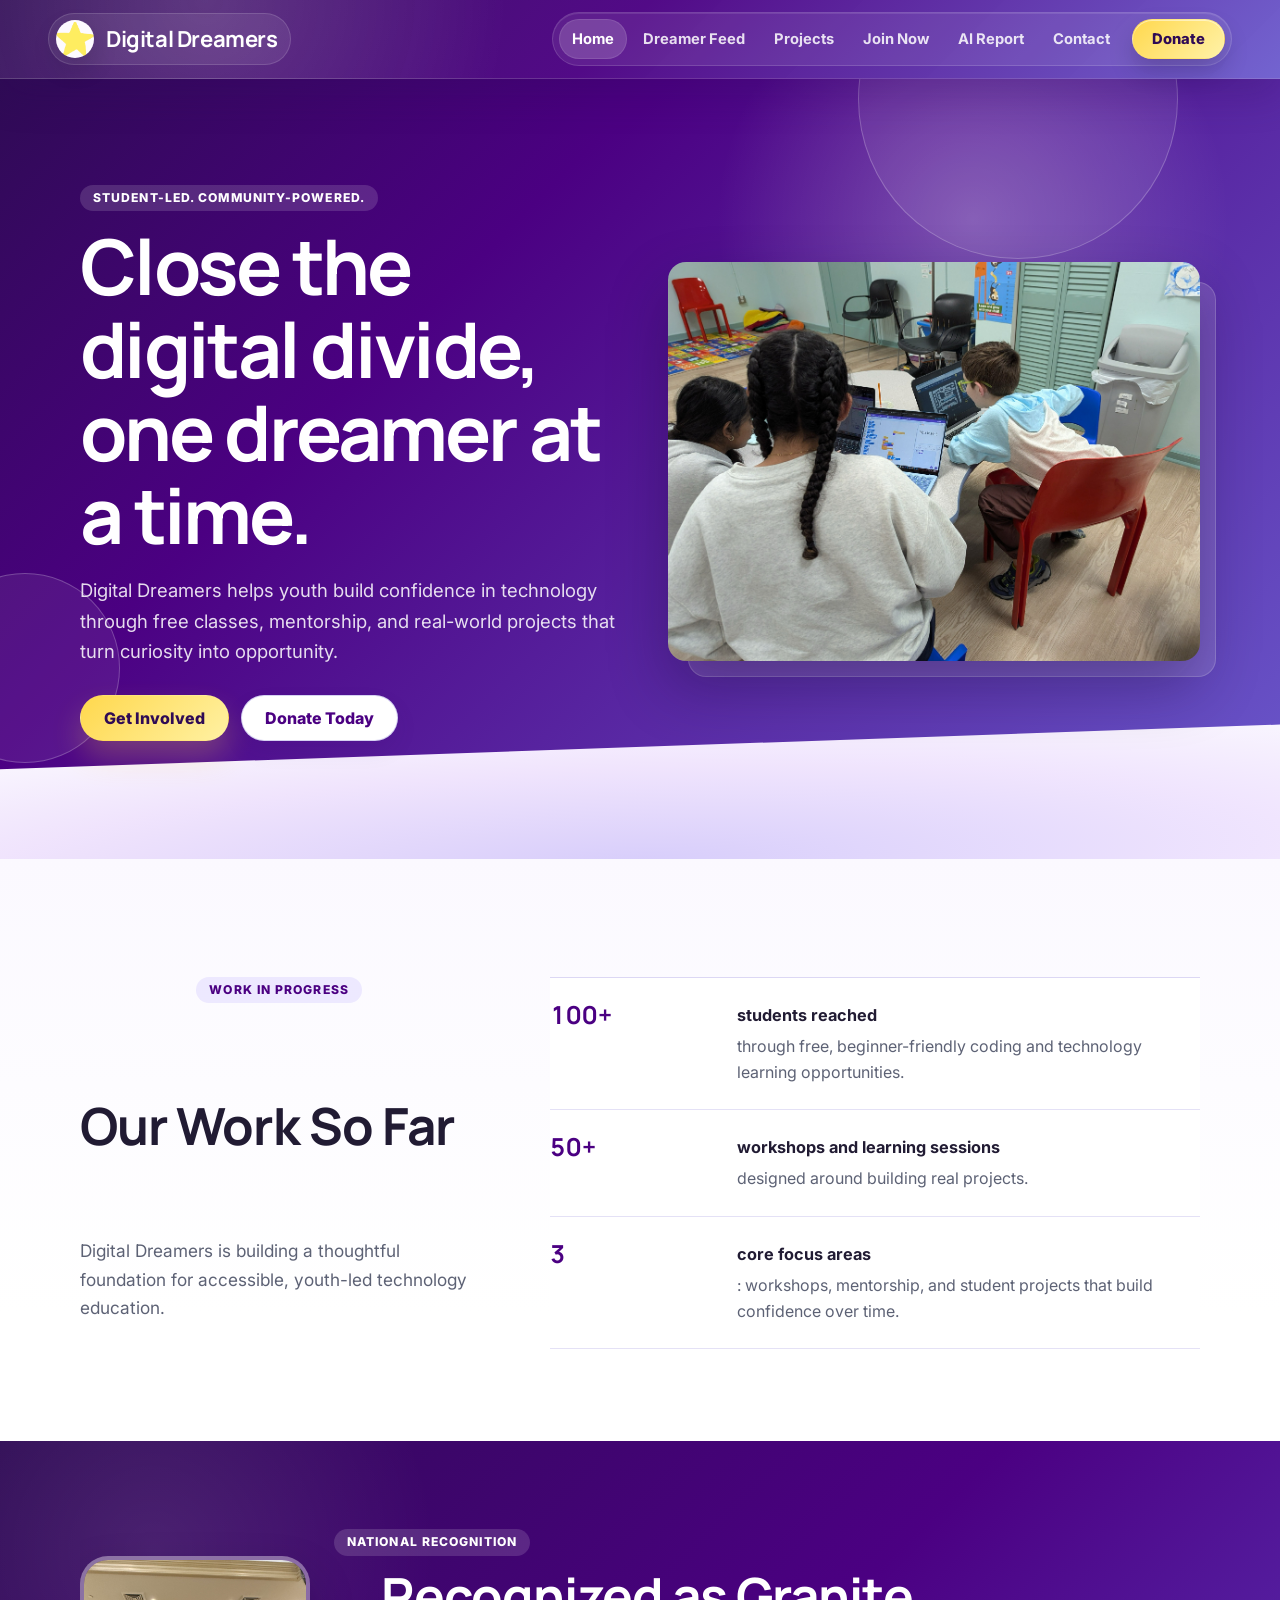
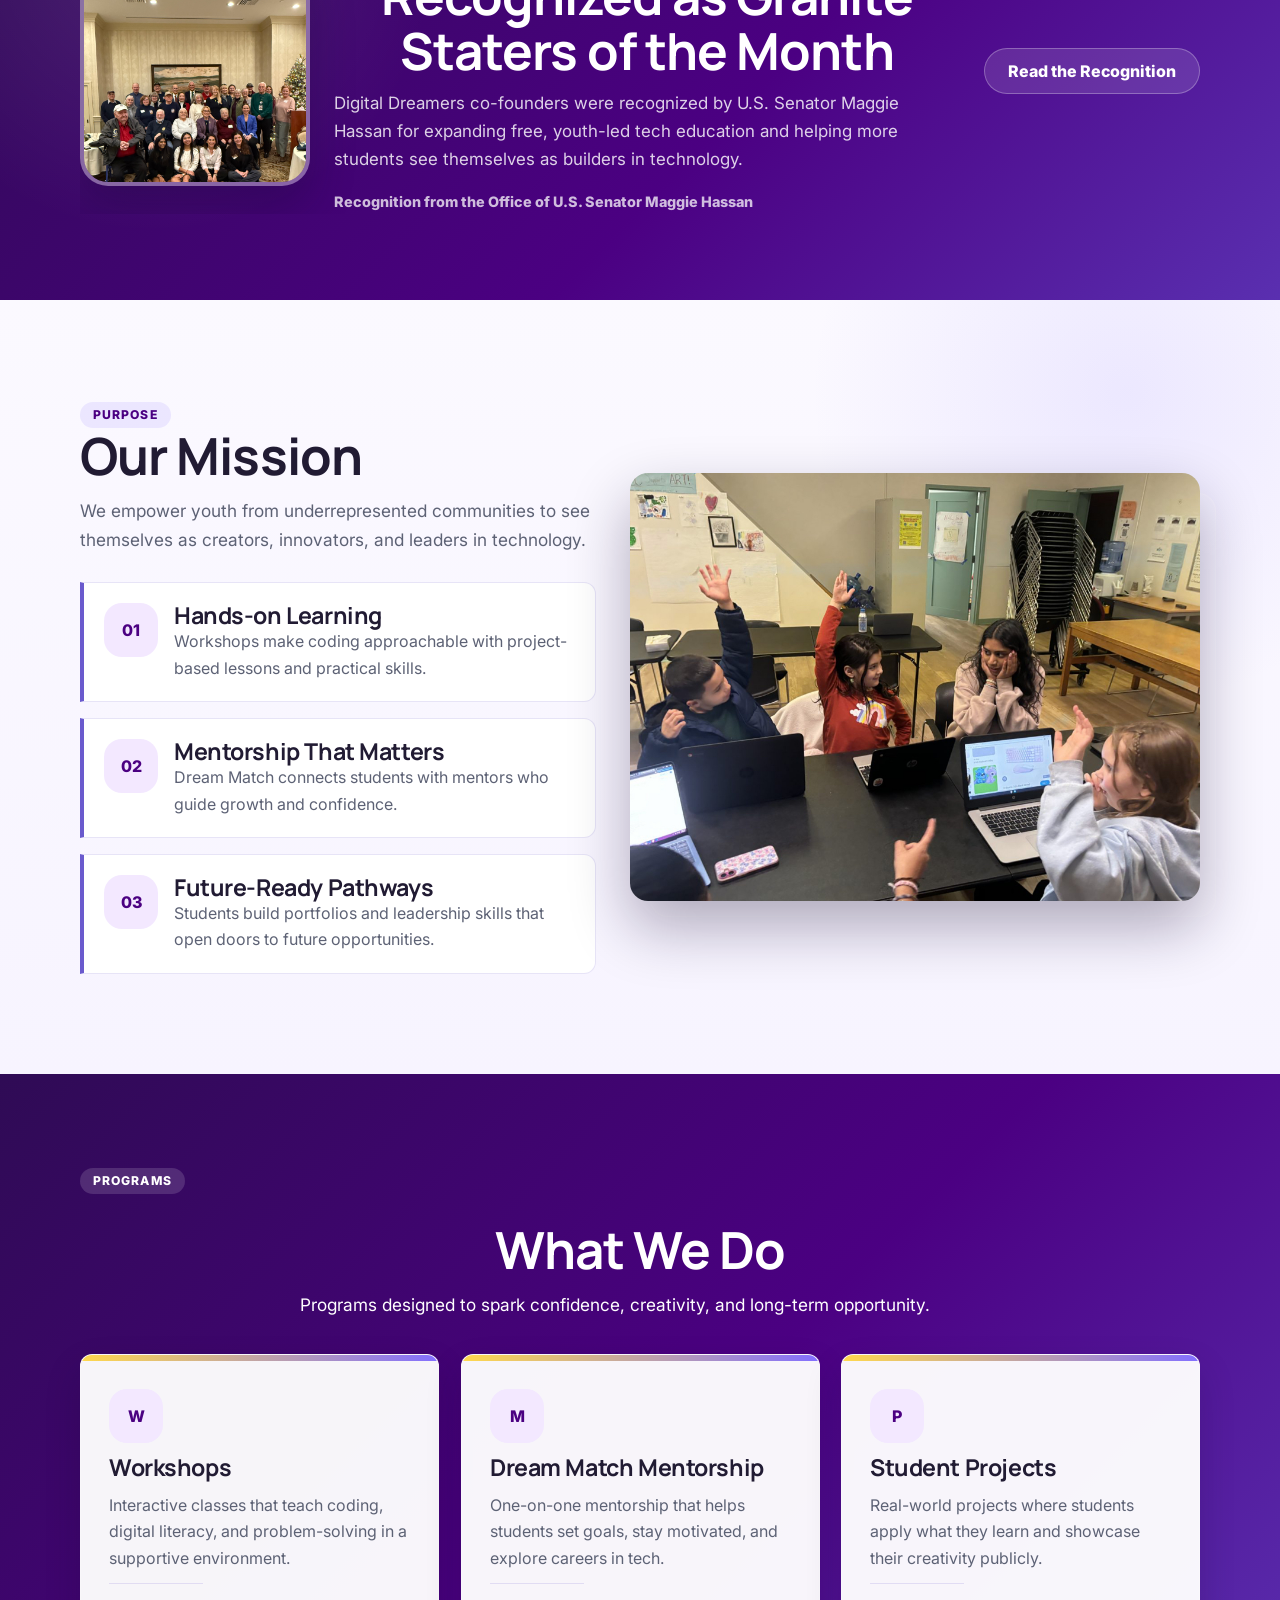
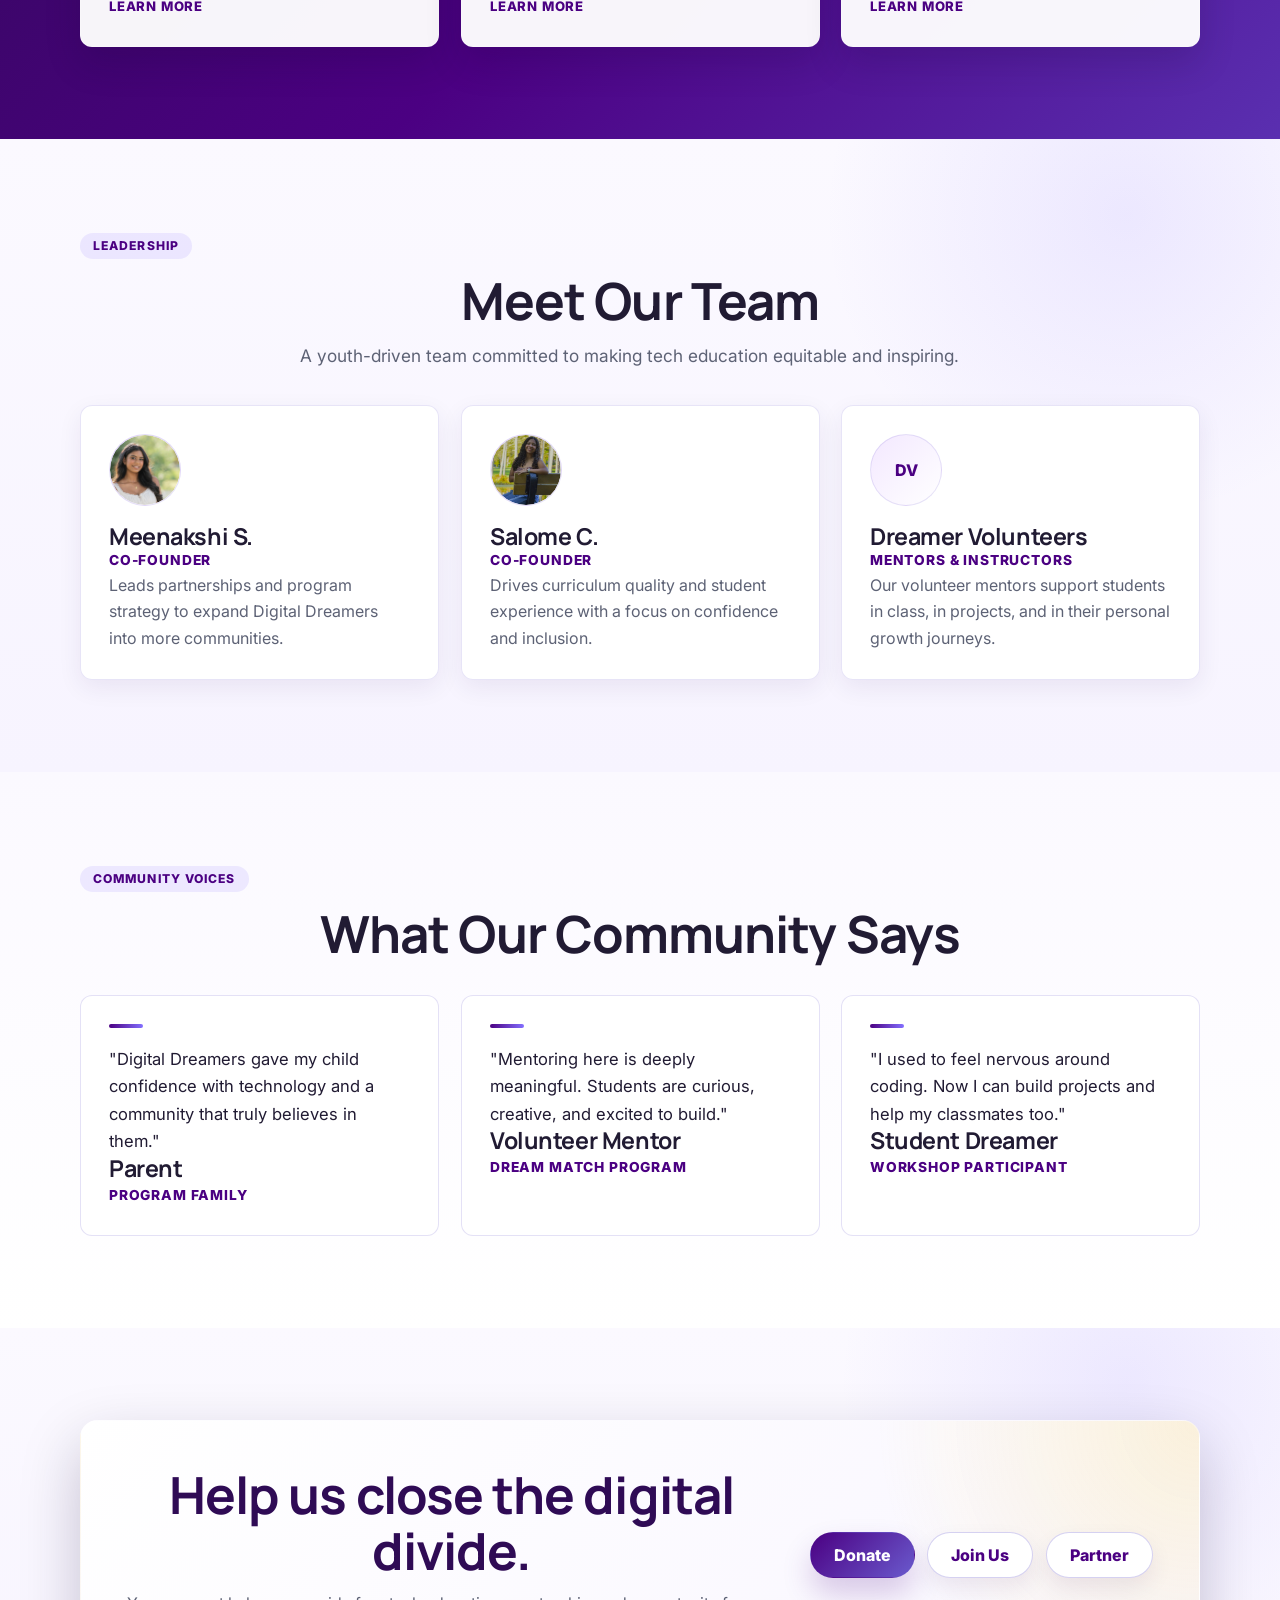
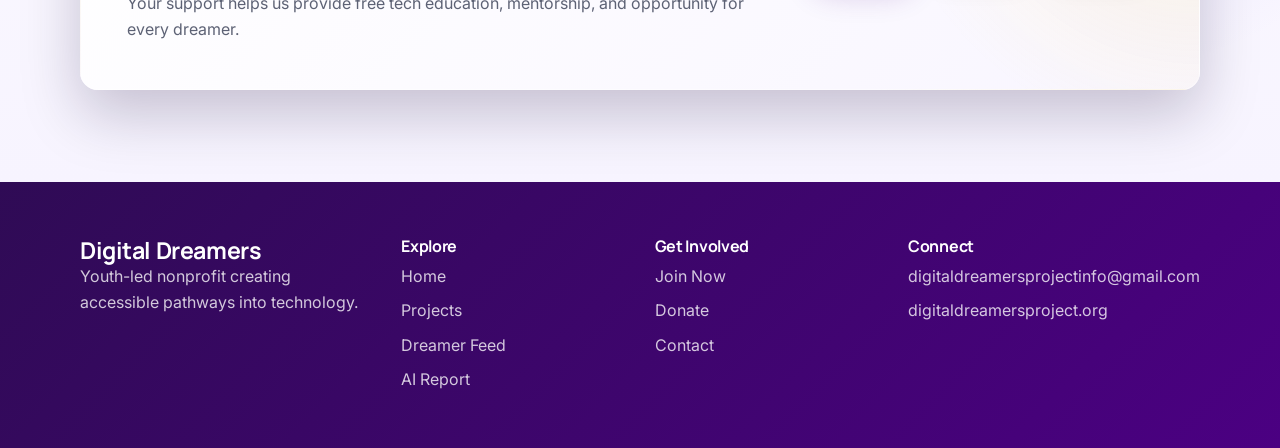
<file: index.html>
<!DOCTYPE html>
<html lang="en">
<head>
  <meta charset="UTF-8" />
  <meta name="viewport" content="width=device-width, initial-scale=1.0"/>
  <title>Digital Dreamers</title>
  <link rel="preconnect" href="https://fonts.googleapis.com">
  <link rel="preconnect" href="https://fonts.gstatic.com" crossorigin>
  <link href="https://fonts.googleapis.com/css2?family=Inter:wght@400;500;600;700;800&family=Manrope:wght@600;700;800&display=swap" rel="stylesheet">
  <link rel="stylesheet" href="styles.css?v=20260708-headshots">
</head>
<body class="homepage playful-theme">
  <header class="site-header">
    <div class="logo-container">
      <img src="images/DDP-star-logo.png" alt="Digital Dreamers Logo" class="logo-img">
      <div class="logo">Digital Dreamers</div>
    </div>

    <div class="hamburger" id="hamburger">&#9776;</div>

    <nav id="nav-menu">
      <a href="index.html">Home</a>
      <a href="blog.html">Dreamer Feed</a>
      <a href="projects.html">Projects</a>
      <a href="join.html">Join Now</a>
      <a href="ai-report.html">AI Report</a>
      <a href="contact.html">Contact</a>
      <a href="donate.html" class="cta-button nav-donate">Donate</a>
    </nav>
  </header>

  <main>
    <section class="hero-v2">
      <div class="hero-accent hero-accent-one" aria-hidden="true"></div>
      <div class="hero-accent hero-accent-two" aria-hidden="true"></div>
      <div class="container hero-grid">
        <div class="hero-copy">
          <p class="eyebrow">Student-led. Community-powered.</p>
          <h1>Close the digital divide, one dreamer at a time.</h1>
          <p class="hero-subtext">
            Digital Dreamers helps youth build confidence in technology through free classes, mentorship, and real-world projects that turn curiosity into opportunity.
          </p>
          <div class="hero-actions">
            <a href="join.html" class="cta-button">Get Involved</a>
            <a href="donate.html" class="secondary-button">Donate Today</a>
          </div>
        </div>
        <div class="hero-media">
          <img src="images/DDP-Day-Two.jpg" alt="Students participating in a Digital Dreamers class">
        </div>
      </div>
    </section>

    <section class="section-v2 impact-section">
      <div class="container">
        <p class="section-kicker">Work in progress</p>
        <h2>Our Work So Far</h2>
        <p class="section-lead">Digital Dreamers is building a thoughtful foundation for accessible, youth-led technology education.</p>
        <div class="impact-grid">
          <article class="metric-card">
            <h3 data-count="100" data-suffix="+">100+</h3>
            <p><strong>students reached</strong> through free, beginner-friendly coding and technology learning opportunities.</p>
          </article>
          <article class="metric-card">
            <h3 data-count="50" data-suffix="+">50+</h3>
            <p><strong>workshops and learning sessions</strong> designed around building real projects.</p>
          </article>
          <article class="metric-card">
            <h3 data-count="3">3</h3>
            <p><strong>core focus areas</strong>: workshops, mentorship, and student projects that build confidence over time.</p>
          </article>
        </div>
      </div>
    </section>

    <section class="section-v2 recognition-band">
      <div class="container recognition-inner">
        <div class="recognition-medal">
          <img src="images/GSOTM.jpeg" alt="Granite Staters of the Month recognition">
        </div>
        <div class="recognition-copy">
          <p class="recognition-tag">National Recognition</p>
          <h2>Recognized as Granite Staters of the Month</h2>
          <p>
            Digital Dreamers co-founders were recognized by U.S. Senator Maggie Hassan for expanding free, youth-led tech education and helping more students see themselves as builders in technology.
          </p>
          <p class="recognition-source">Recognition from the Office of U.S. Senator Maggie Hassan</p>
        </div>
        <a href="https://www.hassan.senate.gov/news/press-releases/senator-hassan-recognizes-meenakshi-dwaraka-and-salome-castillo-valencia-of-nashua-as-aprils-granite-staters-of-the-month" target="_blank" rel="noopener noreferrer" class="secondary-button">Read the Recognition</a>
      </div>
    </section>

    <section class="section-v2">
      <div class="container mission-grid">
        <div>
          <p class="section-kicker">Purpose</p>
          <h2>Our Mission</h2>
          <p class="section-lead left">
            We empower youth from underrepresented communities to see themselves as creators, innovators, and leaders in technology.
          </p>
          <div class="mission-points">
            <article class="mission-point">
              <span class="mission-icon" aria-hidden="true">01</span>
              <div>
                <h3>Hands-on Learning</h3>
                <p>Workshops make coding approachable with project-based lessons and practical skills.</p>
              </div>
            </article>
            <article class="mission-point">
              <span class="mission-icon" aria-hidden="true">02</span>
              <div>
                <h3>Mentorship That Matters</h3>
                <p>Dream Match connects students with mentors who guide growth and confidence.</p>
              </div>
            </article>
            <article class="mission-point">
              <span class="mission-icon" aria-hidden="true">03</span>
              <div>
                <h3>Future-Ready Pathways</h3>
                <p>Students build portfolios and leadership skills that open doors to future opportunities.</p>
              </div>
            </article>
          </div>
        </div>
        <div class="mission-image-wrap">
          <img src="images/DDP-Class.jpg" alt="Digital Dreamers coding workshop">
        </div>
      </div>
    </section>

    <section class="section-v2 programs-section">
      <div class="container">
        <p class="section-kicker">Programs</p>
        <h2>What We Do</h2>
        <p class="section-lead">Programs designed to spark confidence, creativity, and long-term opportunity.</p>
        <div class="program-grid">
          <article class="program-card">
            <div class="program-icon" aria-hidden="true">W</div>
            <h3>Workshops</h3>
            <p>Interactive classes that teach coding, digital literacy, and problem-solving in a supportive environment.</p>
            <a href="join.html">Learn more</a>
          </article>
          <article class="program-card">
            <div class="program-icon" aria-hidden="true">M</div>
            <h3>Dream Match Mentorship</h3>
            <p>One-on-one mentorship that helps students set goals, stay motivated, and explore careers in tech.</p>
            <a href="join.html">Learn more</a>
          </article>
          <article class="program-card">
            <div class="program-icon" aria-hidden="true">P</div>
            <h3>Student Projects</h3>
            <p>Real-world projects where students apply what they learn and showcase their creativity publicly.</p>
            <a href="projects.html">Learn more</a>
          </article>
        </div>
      </div>
    </section>

    <section class="section-v2">
      <div class="container">
        <p class="section-kicker">Leadership</p>
        <h2>Meet Our Team</h2>
        <p class="section-lead">A youth-driven team committed to making tech education equitable and inspiring.</p>
        <div class="team-grid">
          <article class="team-card">
            <div class="avatar">
              <img src="images/MeenuHeadshot.jpeg" alt="Meenakshi S. headshot">
            </div>
            <h3>Meenakshi S.</h3>
            <p class="role">Co-Founder</p>
            <p>Leads partnerships and program strategy to expand Digital Dreamers into more communities.</p>
          </article>
          <article class="team-card">
            <div class="avatar">
              <img src="images/SalomeHeadshot.png" alt="Salome C. headshot">
            </div>
            <h3>Salome C.</h3>
            <p class="role">Co-Founder</p>
            <p>Drives curriculum quality and student experience with a focus on confidence and inclusion.</p>
          </article>
          <article class="team-card">
            <div class="avatar">DV</div>
            <h3>Dreamer Volunteers</h3>
            <p class="role">Mentors & Instructors</p>
            <p>Our volunteer mentors support students in class, in projects, and in their personal growth journeys.</p>
          </article>
        </div>
      </div>
    </section>

    <section class="section-v2 testimonials-section">
      <div class="container">
        <p class="section-kicker">Community voices</p>
        <h2>What Our Community Says</h2>
        <div class="testimonial-grid">
          <article class="testimonial-card">
            <p>"Digital Dreamers gave my child confidence with technology and a community that truly believes in them."</p>
            <h3>Parent</h3>
            <span>Program Family</span>
          </article>
          <article class="testimonial-card">
            <p>"Mentoring here is deeply meaningful. Students are curious, creative, and excited to build."</p>
            <h3>Volunteer Mentor</h3>
            <span>Dream Match Program</span>
          </article>
          <article class="testimonial-card">
            <p>"I used to feel nervous around coding. Now I can build projects and help my classmates too."</p>
            <h3>Student Dreamer</h3>
            <span>Workshop Participant</span>
          </article>
        </div>
      </div>
    </section>

    <section class="section-v2 cta-band">
      <div class="container cta-band-inner">
        <div>
          <h2>Help us close the digital divide.</h2>
          <p>Your support helps us provide free tech education, mentorship, and opportunity for every dreamer.</p>
        </div>
        <div class="hero-actions">
          <a href="donate.html" class="cta-button">Donate</a>
          <a href="join.html" class="secondary-button">Join Us</a>
          <a href="contact.html" class="secondary-button">Partner</a>
        </div>
      </div>
    </section>
  </main>

  <footer class="site-footer">
    <div class="container footer-grid">
      <div>
        <h3>Digital Dreamers</h3>
        <p>Youth-led nonprofit creating accessible pathways into technology.</p>
      </div>
      <div>
        <h4>Explore</h4>
        <a href="index.html">Home</a>
        <a href="projects.html">Projects</a>
        <a href="blog.html">Dreamer Feed</a>
        <a href="ai-report.html">AI Report</a>
      </div>
      <div>
        <h4>Get Involved</h4>
        <a href="join.html">Join Now</a>
        <a href="donate.html">Donate</a>
        <a href="contact.html">Contact</a>
      </div>
      <div>
        <h4>Connect</h4>
        <a href="mailto:digitaldreamersprojectinfo@gmail.com">digitaldreamersprojectinfo@gmail.com</a>
        <a href="https://digitaldreamersproject.org/" target="_blank" rel="noopener noreferrer">digitaldreamersproject.org</a>
      </div>
    </div>
  </footer>
  <script>
    const hamburger = document.getElementById('hamburger');
    const navMenu = document.getElementById('nav-menu');

    hamburger.addEventListener('click', () => {
      navMenu.classList.toggle('active');
    });

    const metricCards = document.querySelectorAll('.metric-card');
    const prefersReducedMotion = window.matchMedia('(prefers-reduced-motion: reduce)').matches;

    const animateMetric = (heading) => {
      const target = Number(heading.dataset.count);
      const suffix = heading.dataset.suffix || '';

      if (!target || prefersReducedMotion) {
        heading.textContent = `${target || heading.textContent}${suffix}`;
        return;
      }

      const duration = 900;
      const start = performance.now();

      const step = (now) => {
        const progress = Math.min((now - start) / duration, 1);
        const eased = 1 - Math.pow(1 - progress, 3);
        heading.textContent = `${Math.round(target * eased)}${suffix}`;

        if (progress < 1) {
          requestAnimationFrame(step);
        }
      };

      requestAnimationFrame(step);
    };

    const metricObserver = new IntersectionObserver((entries) => {
      entries.forEach((entry) => {
        if (!entry.isIntersecting) return;

        const card = entry.target;
        const heading = card.querySelector('[data-count]');
        card.classList.add('is-visible');

        if (heading && !heading.dataset.animated) {
          heading.dataset.animated = 'true';
          animateMetric(heading);
        }

        metricObserver.unobserve(card);
      });
    }, { threshold: 0.35 });

    metricCards.forEach((card) => metricObserver.observe(card));
  </script>
  <script src="site.js"></script>
</body>
</html>
</file>
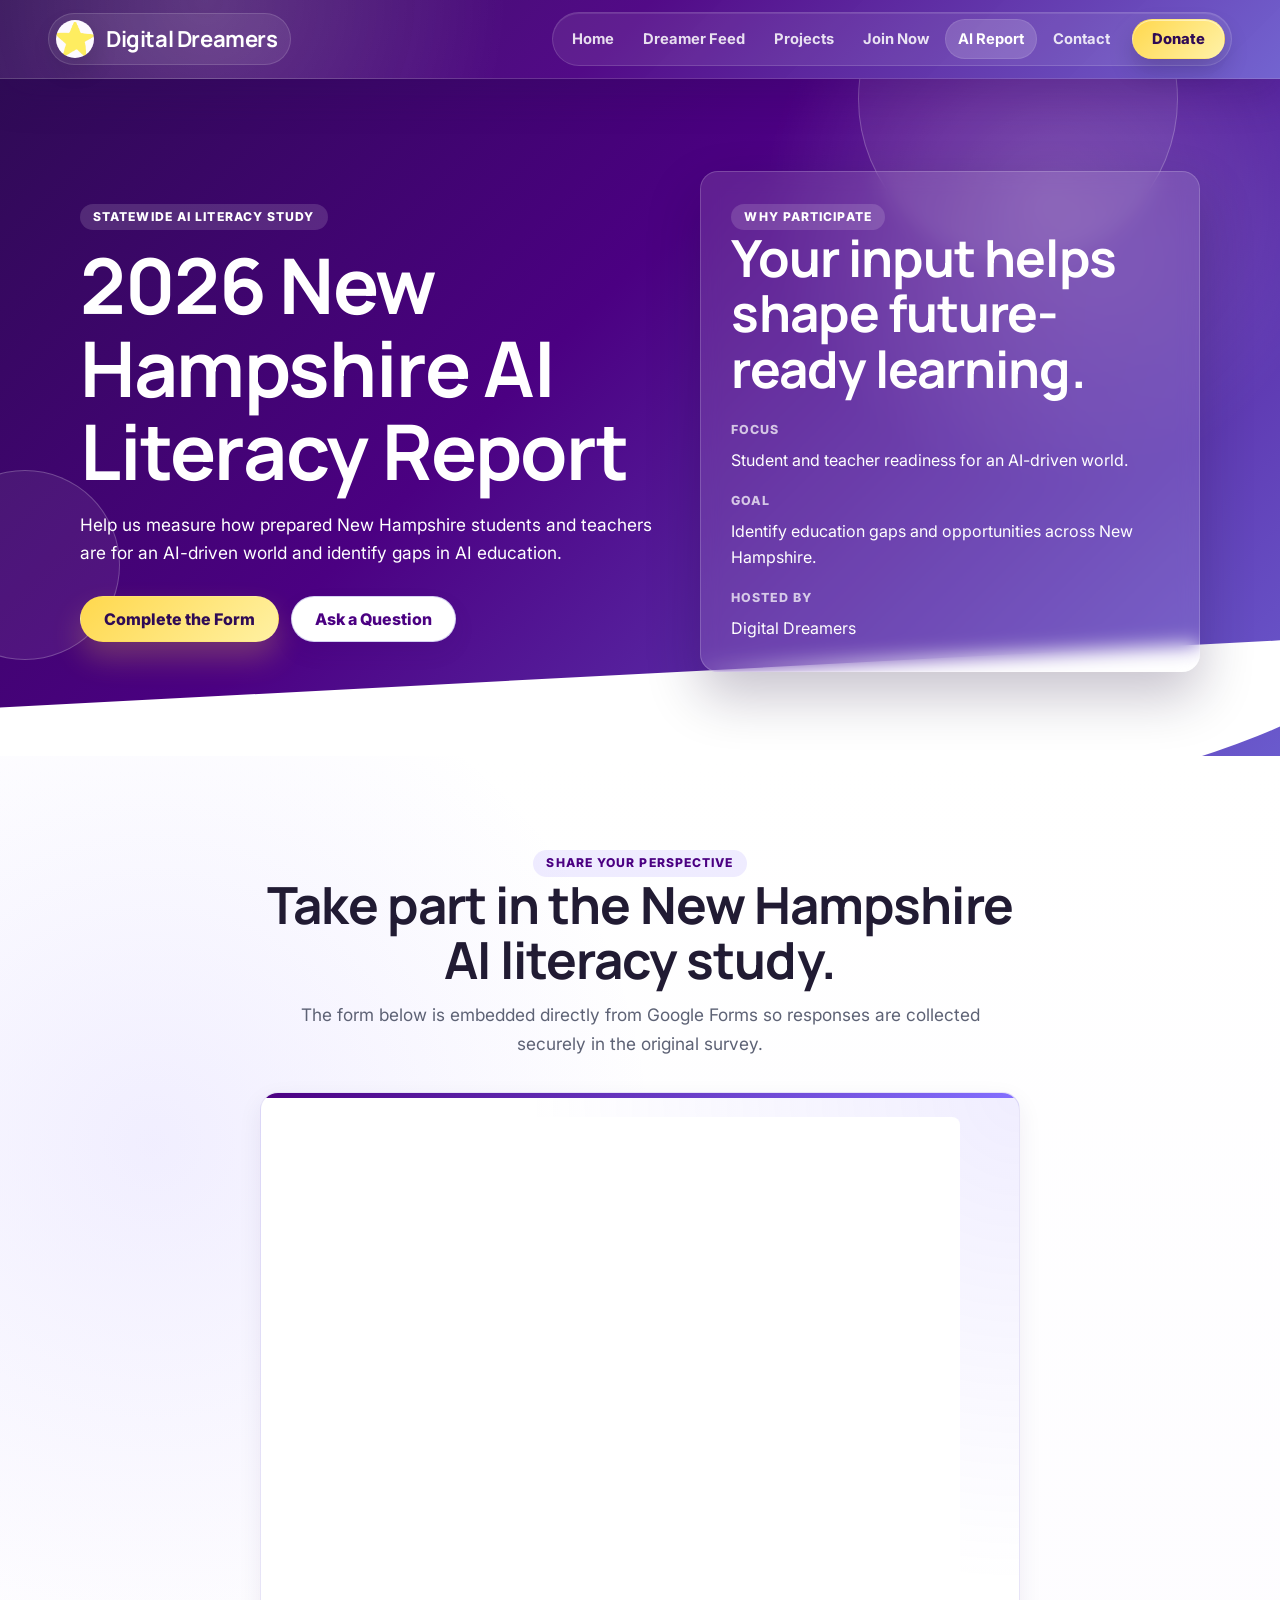
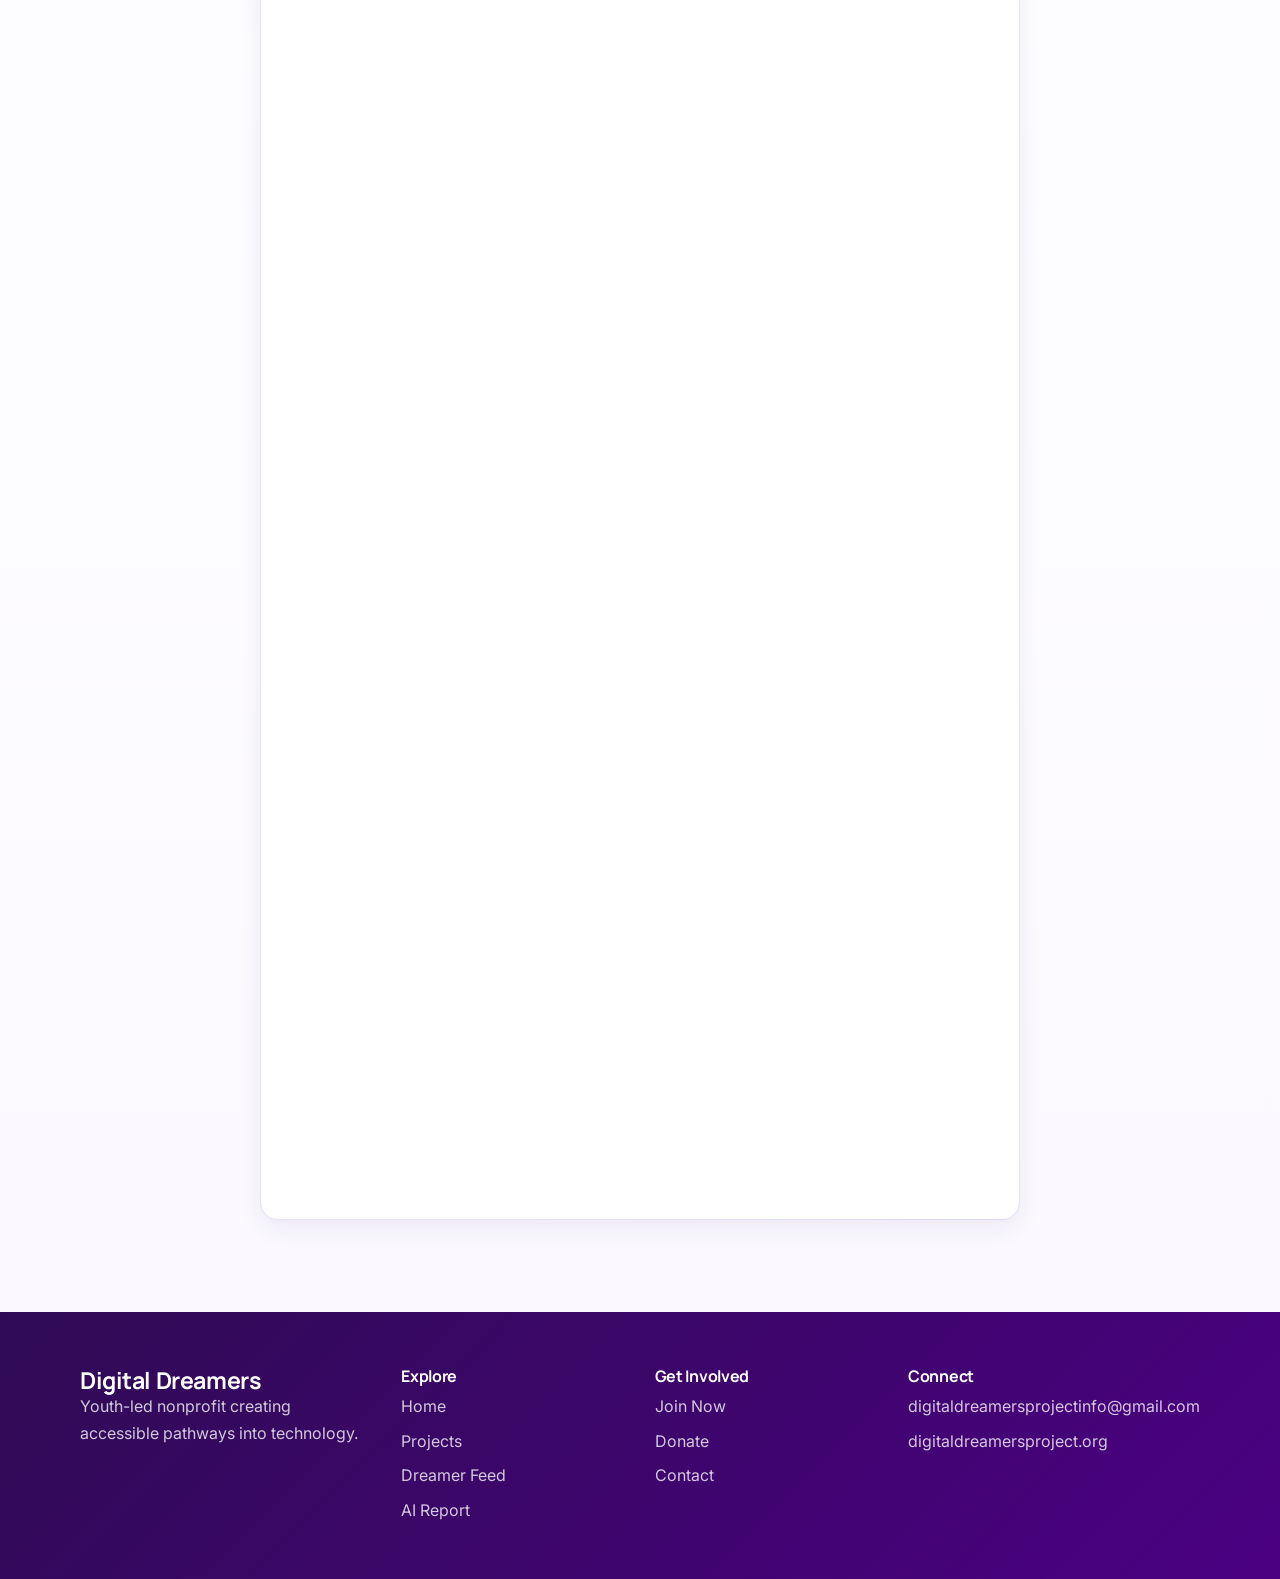
<file: ai-report.html>
<!DOCTYPE html>
<html lang="en">
<head>
  <meta charset="UTF-8" />
  <meta name="viewport" content="width=device-width, initial-scale=1.0" />
  <title>2026 New Hampshire AI Literacy Report - Digital Dreamers</title>
  <link rel="preconnect" href="https://fonts.googleapis.com">
  <link rel="preconnect" href="https://fonts.gstatic.com" crossorigin>
  <link href="https://fonts.googleapis.com/css2?family=Inter:wght@400;500;600;700;800&family=Manrope:wght@600;700;800&display=swap" rel="stylesheet">
  <link rel="stylesheet" href="styles.css?v=20260708-headshots">
</head>
<body class="playful-theme page-report">
  <header class="site-header">
    <div class="logo-container">
      <img src="images/DDP-star-logo.png" alt="Digital Dreamers Logo" class="logo-img">
      <div class="logo">Digital Dreamers</div>
    </div>

    <div class="hamburger" id="hamburger">&#9776;</div>

    <nav id="nav-menu">
      <a href="index.html">Home</a>
      <a href="blog.html">Dreamer Feed</a>
      <a href="projects.html">Projects</a>
      <a href="join.html">Join Now</a>
      <a href="ai-report.html">AI Report</a>
      <a href="contact.html">Contact</a>
      <a href="donate.html" class="cta-button nav-donate">Donate</a>
    </nav>
  </header>

  <main>
    <section class="page-hero report-hero">
      <div class="page-hero-orb orb-one" aria-hidden="true"></div>
      <div class="page-hero-orb orb-two" aria-hidden="true"></div>
      <div class="container page-hero-grid">
        <div class="page-hero-copy">
          <p class="hero-kicker">Statewide AI literacy study</p>
          <h1>2026 New Hampshire AI Literacy Report</h1>
          <p class="page-hero-lead">
            Help us measure how prepared New Hampshire students and teachers are for an AI-driven world and identify gaps in AI education.
          </p>
          <div class="hero-actions">
            <a href="#ai-literacy-form" class="cta-button">Complete the Form</a>
            <a href="contact.html" class="secondary-button">Ask a Question</a>
          </div>
        </div>
        <div class="page-hero-aside hero-info-card">
          <p class="eyebrow-light">Why participate</p>
          <h2>Your input helps shape future-ready learning.</h2>
          <div class="hero-contact-list">
            <div>
              <span>Focus</span>
              <p>Student and teacher readiness for an AI-driven world.</p>
            </div>
            <div>
              <span>Goal</span>
              <p>Identify education gaps and opportunities across New Hampshire.</p>
            </div>
            <div>
              <span>Hosted by</span>
              <p>Digital Dreamers</p>
            </div>
          </div>
        </div>
      </div>
    </section>

    <section id="ai-literacy-form" class="page-section report-form-section">
      <div class="container page-stack">
        <div class="section-heading">
          <p class="section-kicker">Share your perspective</p>
          <h2>Take part in the New Hampshire AI literacy study.</h2>
          <p class="section-intro">
            The form below is embedded directly from Google Forms so responses are collected securely in the original survey.
          </p>
        </div>

        <div class="report-form-card page-surface">
          <iframe
            src="https://docs.google.com/forms/d/e/1FAIpQLSdRj4sHJrUQh1yrDtGf-7vsJE2ohrmVNc2xfoneTiHTQygSRw/viewform?embedded=true"
            title="2026 New Hampshire AI Literacy Report form"
            width="640"
            height="1678"
            frameborder="0"
            marginheight="0"
            marginwidth="0">Loading...</iframe>
        </div>
      </div>
    </section>
  </main>

  <footer class="site-footer">
    <div class="container footer-grid">
      <div>
        <h3>Digital Dreamers</h3>
        <p>Youth-led nonprofit creating accessible pathways into technology.</p>
      </div>
      <div>
        <h4>Explore</h4>
        <a href="index.html">Home</a>
        <a href="projects.html">Projects</a>
        <a href="blog.html">Dreamer Feed</a>
        <a href="ai-report.html">AI Report</a>
      </div>
      <div>
        <h4>Get Involved</h4>
        <a href="join.html">Join Now</a>
        <a href="donate.html">Donate</a>
        <a href="contact.html">Contact</a>
      </div>
      <div>
        <h4>Connect</h4>
        <a href="mailto:digitaldreamersprojectinfo@gmail.com">digitaldreamersprojectinfo@gmail.com</a>
        <a href="https://digitaldreamersproject.org/" target="_blank" rel="noopener noreferrer">digitaldreamersproject.org</a>
      </div>
    </div>
  </footer>
  <script>
    const hamburger = document.getElementById('hamburger');
    const navMenu = document.getElementById('nav-menu');

    hamburger.addEventListener('click', () => {
      navMenu.classList.toggle('active');
    });
  </script>
  <script src="site.js"></script>
</body>
</html>
</file>
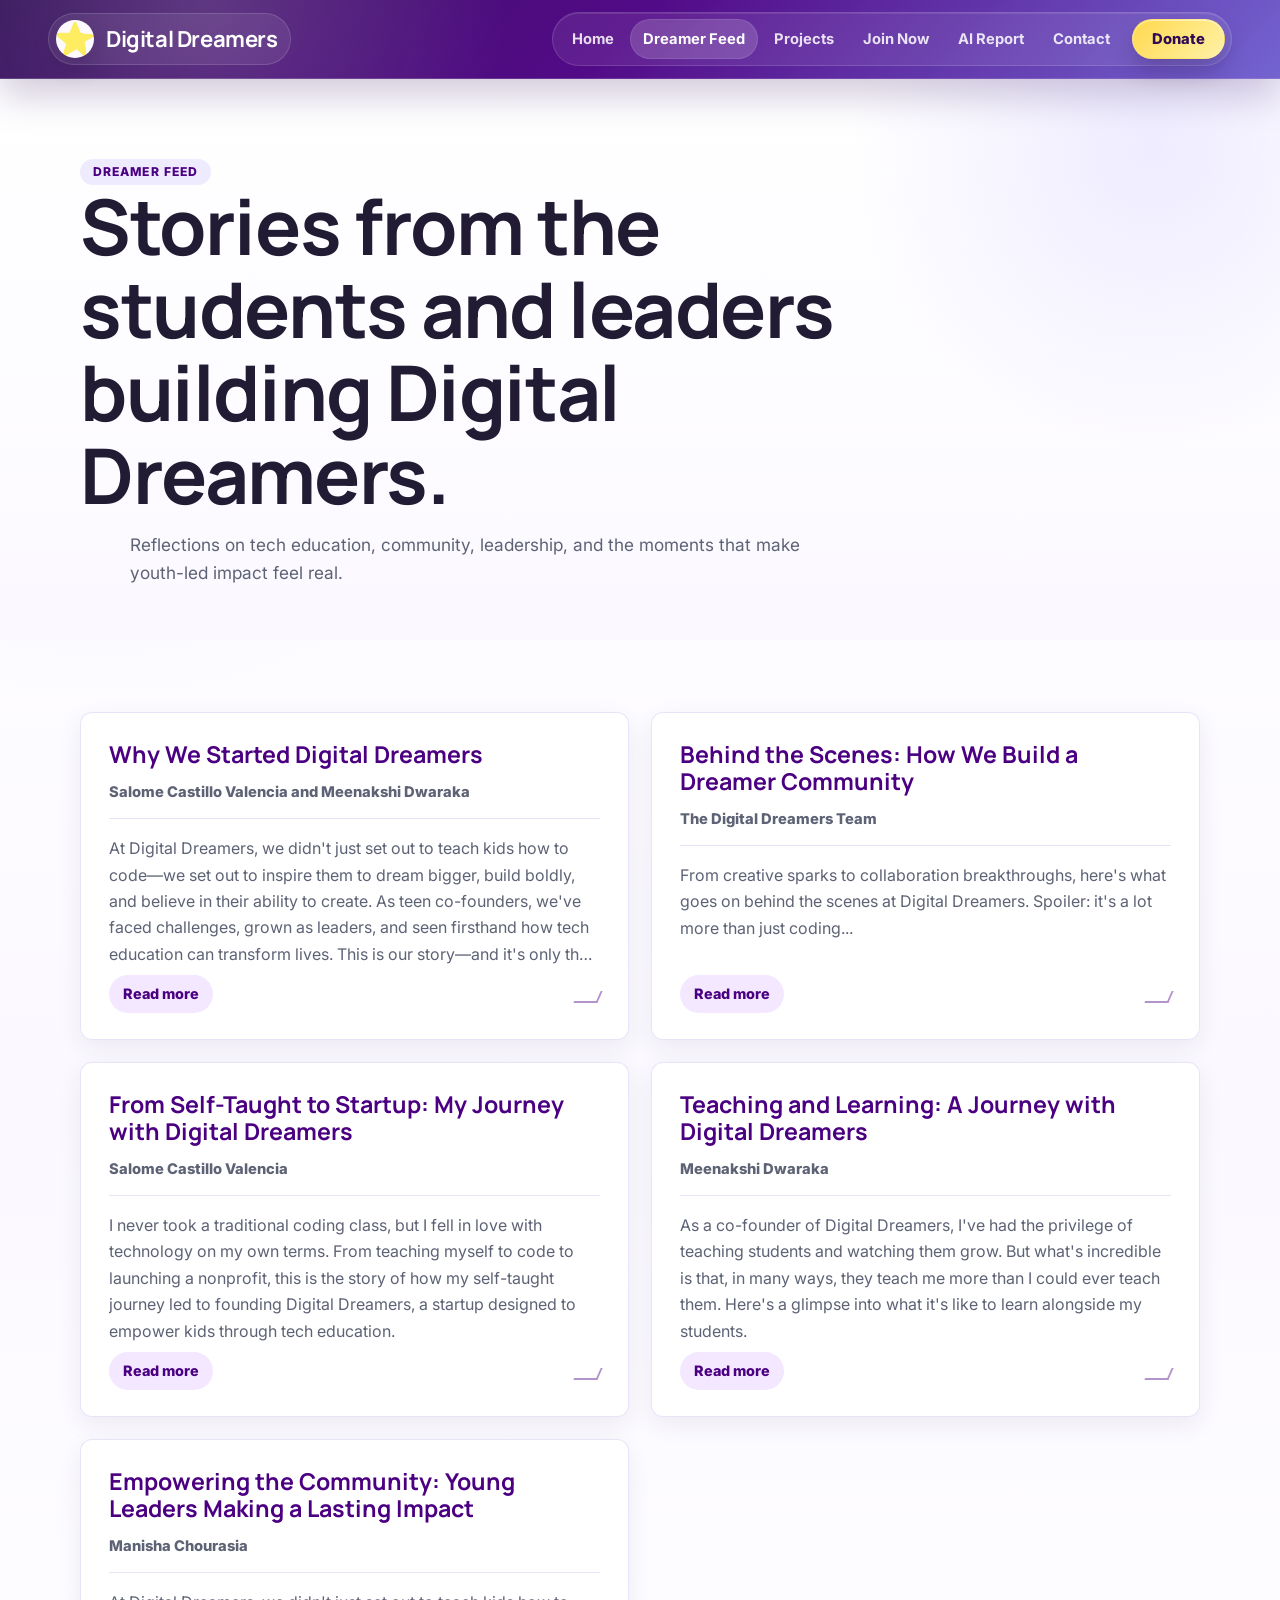
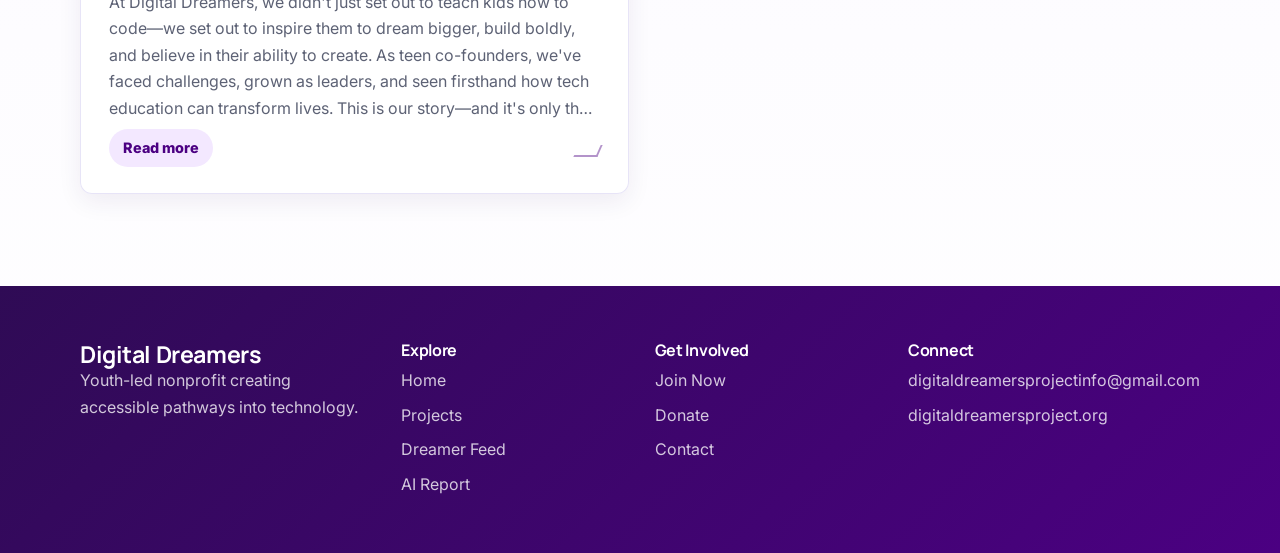
<file: blog.html>
<!DOCTYPE html>
<html lang="en">
<head>
  <meta charset="UTF-8">
  <meta name="viewport" content="width=device-width, initial-scale=1.0">
  <title>Blog</title>
  <link rel="preconnect" href="https://fonts.googleapis.com">
  <link rel="preconnect" href="https://fonts.gstatic.com" crossorigin>
  <link href="https://fonts.googleapis.com/css2?family=Inter:wght@400;500;600;700;800&family=Manrope:wght@600;700;800&display=swap" rel="stylesheet">
  <link rel="stylesheet" href="styles.css?v=20260708-headshots">
</head>
<body class="playful-theme page-blog">
  <header class="site-header">
    <div class="logo-container">
      <img src="images/DDP-star-logo.png" alt="Digital Dreamers Logo" class="logo-img">
      <div class="logo">Digital Dreamers</div>
    </div>
  
    <div class="hamburger" id="hamburger">
      &#9776;
    </div>
  
    <nav id="nav-menu">
      <a href="index.html">Home</a>
      <a href="blog.html">Dreamer Feed</a>
      <a href="projects.html">Projects</a>
      <a href="join.html">Join Now</a>
      <a href="ai-report.html">AI Report</a>
      <a href="contact.html">Contact</a>
      <a href="donate.html" class="cta-button nav-donate">Donate</a>
    </nav>
  </header>
  <main>
  <section class="feed-hero">
    <div class="container">
      <div class="section-heading">
        <p class="section-kicker">Dreamer Feed</p>
        <h1>Stories from the students and leaders building Digital Dreamers.</h1>
        <p class="section-intro">
          Reflections on tech education, community, leadership, and the moments that make youth-led impact feel real.
        </p>
      </div>
    </div>
  </section>

  <section aria-label="Dreamer Feed articles">
    <div class="blog-container">
      <!-- Blog Cards -->
      <div class="blog-card" onclick="openBlog(1)">
        <div class="blog-card-title">Why We Started Digital Dreamers</div>
        <div class="blog-card-author">Salome Castillo Valencia and Meenakshi Dwaraka</div>
        <div class="blog-card-excerpt">At Digital Dreamers, we didn't just set out to teach kids how to code—we set out to inspire them to dream bigger, build boldly, and believe in their ability to create. As teen co-founders, we've faced challenges, grown as leaders, and seen firsthand how tech education can transform lives. This is our story—and it's only the beginning...</div>
      </div>
      
    <!-- Blog Card Two  -->
    <div class="blog-card" onclick="openBlog(2)">
      <div class="blog-card-title">Behind the Scenes: How We Build a Dreamer Community</div>
      <div class="blog-card-author">The Digital Dreamers Team</div>
      <div class="blog-card-excerpt">From creative sparks to collaboration breakthroughs, here's what goes on behind the scenes at Digital Dreamers. Spoiler: it's a lot more than just coding...</div>
    </div>
    <!-- Blog Card Three  -->
    <div class="blog-card" onclick="openBlog(3)">
      <div class="blog-card-title">From Self-Taught to Startup: My Journey with Digital Dreamers</div>
      <div class="blog-card-author">Salome Castillo Valencia</div>
      <div class="blog-card-excerpt">I never took a traditional coding class, but I fell in love with technology on my own terms. From teaching myself to code to launching a nonprofit, this is the story of how my self-taught journey led to founding Digital Dreamers, a startup designed to empower kids through tech education.</div>
    </div>

      <!-- Blog Card Four  -->
      <div class="blog-card" onclick="openBlog(4)">
        <div class="blog-card-title">Teaching and Learning: A Journey with Digital Dreamers</div>
        <div class="blog-card-author">Meenakshi Dwaraka</div>
        <div class="blog-card-excerpt">As a co-founder of Digital Dreamers, I've had the privilege of teaching students and watching them grow. But what's incredible is that, in many ways, they teach me more than I could ever teach them. Here's a glimpse into what it's like to learn alongside my students.</div>
      </div>

      <div class="blog-card" onclick="openBlog(1)">
        <div class="blog-card-title">Empowering the Community: Young Leaders Making a Lasting Impact</div>
        <div class="blog-card-author">Manisha Chourasia</div>
        <div class="blog-card-excerpt">At Digital Dreamers, we didn't just set out to teach kids how to code—we set out to inspire them to dream bigger, build boldly, and believe in their ability to create. As teen co-founders, we've faced challenges, grown as leaders, and seen firsthand how tech education can transform lives. This is our story—and it's only the beginning...</div>
      </div>
    </div>
    </section>
  </main>

  <!-- Modal for Full Article -->
  <div id="blog-modal" class="blog-modal">
    <div class="blog-modal-content">
      <button class="blog-modal-close" onclick="closeBlog()">×</button>
      <h2 id="modal-title" class="modal-title"></h2>
    </br>
      <div id="modal-content"></div>
    </div>
  </div>

  <script>
    // Blog data
    const blogs = [
      {
        id: 1,
        title: 'Why We Started Digital Dreamers: A Founders Perspective',
        author: 'Salome Castillo Valencia and Meenakshi Dwaraka',
        excerpt: 'At Digital Dreamers, we didnt just set out to teach kids how to code—we set out to inspire them to dream bigger, build boldly, and believe in their ability to create. As teen co-founders, we have faced challenges, grown as leaders, and seen firsthand how tech education can transform lives. This is our story—and it is only the beginning...',
        content: `
        <p>In today's fast-paced, tech-driven world, understanding technology isn't just a skill—it's a necessity. At Digital Dreamers, we believe that coding is more than just lines of text on a screen. It's a language of creativity, a tool for innovation, and a pathway to solving real-world problems. That belief is what inspired us to start this journey—not just as educators, but as founders who have experienced firsthand the power of technology to change lives.</p>
        </br>
        <p>When we first came together to build Digital Dreamers, we weren't just launching a program—we were fulfilling a shared vision. As young co-founders who grew up surrounded by technology, we saw both its potential and the barriers that kept too many students from accessing it. While some kids had access to computer science classes, tech mentors, and after-school robotics programs, others—especially in underrepresented and underserved communities—were left behind. It didn't sit right with us. We realized that while many kids were consuming tech, few were being taught how to create with it. And we wanted to change that.</p>
        </br>
        <p>So, Digital Dreamers was born out of more than passion—it was born out of purpose.</p>
        </br>
        <p>Starting something from scratch wasn't easy. As teen founders, we had to wear a lot of hats—developers, designers, outreach coordinators, curriculum creators, and community builders. There were times when we doubted ourselves or felt like we weren't "experienced enough." But each obstacle only strengthened our commitment. We surrounded ourselves with mentors, listened closely to the communities we wanted to serve, and stayed true to the mission: to make tech education fun, inclusive, and accessible.</p>
        </br>
        <p>From our very first workshop, we knew we were onto something special. Seeing students light up as they wrote their first lines of code or brought a project to life reminded us why we started. It wasn't just about teaching how to throw words onto a screen —it was about planting seeds of confidence and creativity. We've seen kids go from shy and unsure to proudly presenting their own mini-games or apps. That transformation—that belief in one's own potential—is what keeps us going.</p>
        </br>
        <p>Since day one, our mission has been to empower the next generation with the tools they need to thrive in the digital age. Whether it's writing their first program, debugging a stubborn error, or collaborating on a group project, we're here to guide and inspire them every step of the way.</p>
        </br>
        <p>But this is just the beginning.</p>
        </br>
        <p>We're dreaming bigger—expanding our reach, partnering with schools, and continuing to evolve our curriculum to reflect the ever-changing tech landscape. We're working toward a future where every student, no matter where they come from, feels equipped and excited to be a creator in the digital world.</p>
        </br>
        <p>Digital Dreams isn't just about coding—it's about sparking curiosity, building resilience, and shaping the innovators of tomorrow. As founders, we're incredibly proud of the community we've built, the passion we've ignited, and the future we're helping shape, one keystroke at a time.</p>
        </br>
        <p>Here's to dreaming bigger, building bolder, and coding with heart.</p>
        </br>
        <p>— The Digital Dreamers Co-Founders</p>
        `
      },
      {
        id: 2,
        title: 'Behind the Scenes: How We Build a Dreamer Community',
        author: 'The Digital Dreamers Team',
        excerpt: 'From creative sparks to collaboration breakthroughs, here is what goes on behind the scenes at Digital Dreamers. Spoiler: it is a lot more than just coding...',
        content: `
          <p>At the heart of our program is a simple belief: when kids are given the space to dream big, learn freely, and support each other — incredible things happen.</p>
          </br>
          <p>Every student who walks through our doors brings something unique. Some come with bold ideas, some with quiet curiosity, others with a deep desire to build something real. Our goal is to create a space where all of those dreams are not only welcomed — they're celebrated, nurtured, and brought to life.</p>
          </br>
          <p><strong>🧠 Learning, but Make It Meaningful</strong></p>
          <p>We believe learning should be hands-on, student-led, and filled with purpose. Whether we're diving into coding, storytelling, game design, or collaborative challenges, our projects are designed to spark imagination and real-world thinking. Students aren't just completing tasks — they're exploring ideas, solving problems, and building things they're proud of.</p>
          </br>
          <p><strong>💬 Growing Together</strong></p>
          <p>We talk a lot about teamwork here — and that's because collaboration is at the core of what we do. Our students learn from one another just as much as they learn from instructors. Whether it's offering feedback, asking for help, or sharing excitement over a classmate's breakthrough, we create a culture where it's cool to care and helpful to share.</p>
          </br>
          <p><strong>🎮 Where Creativity Meets Tech</strong></p>
          <p>Many of our students are drawn to games, animation, storytelling, and tech — and we use that as fuel. Instead of telling students to put their interests aside, we ask how we can build <em>with</em> them. We've seen platformers inspired by <em>Big Tower Tiny Square</em>, story-driven puzzles, and original characters that start in sketches and end up coded into life.</p>
          </br>
          <p><strong>🌱 The Bigger Picture</strong></p>
          <p>Our dream is to help kids grow not just as learners, but as thinkers, makers, and leaders. That's why we prioritize project-based work, creativity, collaboration, and confidence-building. Every code they write, every question they ask, every friend they help — it's all part of something bigger.</p>
          </br>
          <p>So if you've ever wondered what goes on behind the scenes — it's a mix of joyful chaos, focused curiosity, and a whole lot of dreaming.</p>
          </br>
          <p>We're proud of the community we're building — and even prouder of the young people shaping it.</p>
        `
      },
      {
        id: 3,
        title: 'From Self-Taught to Startup: My Journey with Digital Dreamers',
        author: 'Salome Castillo Valencia',
        excerpt: 'I never took a traditional coding class, but I fell in love with technology on my own terms. From teaching myself to code to launching a nonprofit, this is the story of how my self-taught journey led to founding Digital Dreamers, a startup designed to empower kids through tech education.',
        content: `
        <p>When I started my coding journey, I didn't have the luxury of formal classes or professional mentors. I was just a teen with a computer and a desire to understand how things worked. I spent countless hours teaching myself how to code—whether by following tutorials, experimenting with different languages, or simply tinkering with projects to see what I could create.</p>
        </br>
        <p>It was a challenge, but the thrill of building something from scratch made it all worthwhile. Slowly, I realized that coding wasn't just a hobby—it was a passion that could shape my future. But as I learned more, I also saw that not everyone had access to the resources I did. Many kids from underserved communities didn't even know how to get started with tech, let alone have the opportunity to turn it into a career.</p>
        </br>
        <p>That's when the idea for Digital Dreamers began to take root. I wanted to create something that could give these kids the same opportunities I had to learn, explore, and create in the world of tech. But turning that idea into reality wasn't easy. I didn't have a roadmap or a clear path to follow—what I had was determination, passion, and a vision of how tech education could empower the next generation.</p>
        </br>
        <p>From the start, I knew that Digital Dreamers wouldn't be just about teaching kids how to code—it would be about showing them that they could be creators in their own right. So, I teamed up with Meenakshi and others who shared the same vision, and together, we built a nonprofit focused on providing accessible tech education to kids who needed it most.</p>
        </br>
        <p>We started small, hosting workshops and after-school programs to teach coding, game design, and even basic engineering principles. It was amazing to see kids who had never touched a computer beyond playing games start to build their own projects—websites, apps, and games. Their growth was inspiring, and it only fueled my desire to keep going.</p>
        </br>
        <p>Looking back, it's incredible to see how far we've come. From a self-taught coder to a co-founder of a startup, my journey has been anything but conventional. But it's also been one of the most rewarding experiences of my life. And while Digital Dreamers has come a long way, this is just the beginning. There's so much more we can do to help kids find their voices through technology.</p>
        </br>
        <p>The road ahead isn't always easy, but it's full of potential. For me, the best part of this journey is knowing that we're not just teaching kids to code—we're giving them the tools to build their own futures.</p>
        </br>
        <p>— Salome Castillo Valencia, Co-Founder of Digital Dreamers</p>
        `
      },
      {
        id: 4,
        title: 'Teaching and Learning: A Journey with Digital Dreamers',
        author: 'Meenakshi Dwaraka',
        excerpt: 'As a co-founder of Digital Dreamers, I have had the privilege of teaching students and watching them grow. But what is incredible is that, in many ways, they teach me more than I could ever teach them. Here is a glimpse into what it is like to learn alongside my students.',
        content: `
        <p>When I first began teaching through Digital Dreamers, I thought I was the one with all the knowledge to impart. I had the curriculum, the lessons, and the experience, and I thought it was up to me to guide my students. But as I spent more time with them, something incredible happened—I began to learn just as much from them as they learned from me.</p>
        </br>
        <p>There's something about the way kids approach problems that's so refreshing. They're fearless in their curiosity, and they don't let obstacles stand in their way. It's inspiring to watch them struggle with something one moment and then figure it out in a flash, often with creative solutions I never even considered. They push the boundaries of what I thought was possible, and in doing so, they teach me to approach challenges with a fresh perspective.</p>
        </br>
        <p>What I've realized is that teaching isn't just about sharing knowledge—it's about creating an environment where students feel empowered to explore, experiment, and even fail without fear. I've seen students who are initially unsure of their abilities turn into confident creators, developing their own websites, apps, and games. The joy on their faces when they realize they can build something themselves is indescribable. And that's when I realize that the lessons I'm teaching them go far beyond coding—they're learning to believe in themselves and their abilities.</p>
        </br>
        <p>And as much as I've taught them about technology, they've taught me about resilience, creativity, and persistence. They've shown me that it's okay to not have all the answers and that sometimes the best solutions come from trying something new and not being afraid to fail. I've learned to embrace that same spirit of innovation and flexibility in my own work, and it's made me a better educator and leader.</p>
        </br>
        <p>One of the most powerful moments for me was when a group of students came together to build a mobile game they'd dreamt up. They faced technical challenges, and at one point, they hit a wall. But instead of giving up, they pooled their collective knowledge, tried different ideas, and kept pushing forward. Watching them problem-solve together and find creative solutions reminded me that teaching is a two-way street—we learn just as much from our students as they do from us.</p>
        </br>
        <p>As Digital Dreamers continues to grow, I'm excited for the future. I can't wait to see how these kids will continue to grow and innovate, and I know that I'll continue to learn from them every step of the way. In the end, I'm not just teaching them to code—I'm learning how to be a better teacher, a better person, and a better creator because of them.</p>
        </br>
        <p>— Meenakshi Dwaraka, Co-Founder of Digital Dreamers</p>
        `
      }


    ];

    function openBlog(id) {
      const blog = blogs.find(blog => blog.id === id);
      document.getElementById('modal-title').textContent = blog.title;
      document.getElementById('modal-content').innerHTML = blog.content;
      document.getElementById('blog-modal').classList.add('active');
    }

    function closeBlog() {
      document.getElementById('blog-modal').classList.remove('active');
    }
  </script>
  <script>
    const hamburger = document.getElementById('hamburger');
    const navMenu = document.getElementById('nav-menu');
  
    hamburger.addEventListener('click', () => {
      navMenu.classList.toggle('active');
    });
  </script>

  <footer class="site-footer">
    <div class="container footer-grid">
      <div>
        <h3>Digital Dreamers</h3>
        <p>Youth-led nonprofit creating accessible pathways into technology.</p>
      </div>
      <div>
        <h4>Explore</h4>
        <a href="index.html">Home</a>
        <a href="projects.html">Projects</a>
        <a href="blog.html">Dreamer Feed</a>
        <a href="ai-report.html">AI Report</a>
      </div>
      <div>
        <h4>Get Involved</h4>
        <a href="join.html">Join Now</a>
        <a href="donate.html">Donate</a>
        <a href="contact.html">Contact</a>
      </div>
      <div>
        <h4>Connect</h4>
        <a href="mailto:digitaldreamersprojectinfo@gmail.com">digitaldreamersprojectinfo@gmail.com</a>
        <a href="https://digitaldreamersproject.org/" target="_blank" rel="noopener noreferrer">digitaldreamersproject.org</a>
      </div>
    </div>
  </footer>
  <script src="site.js"></script>
</body>
</html>
</file>
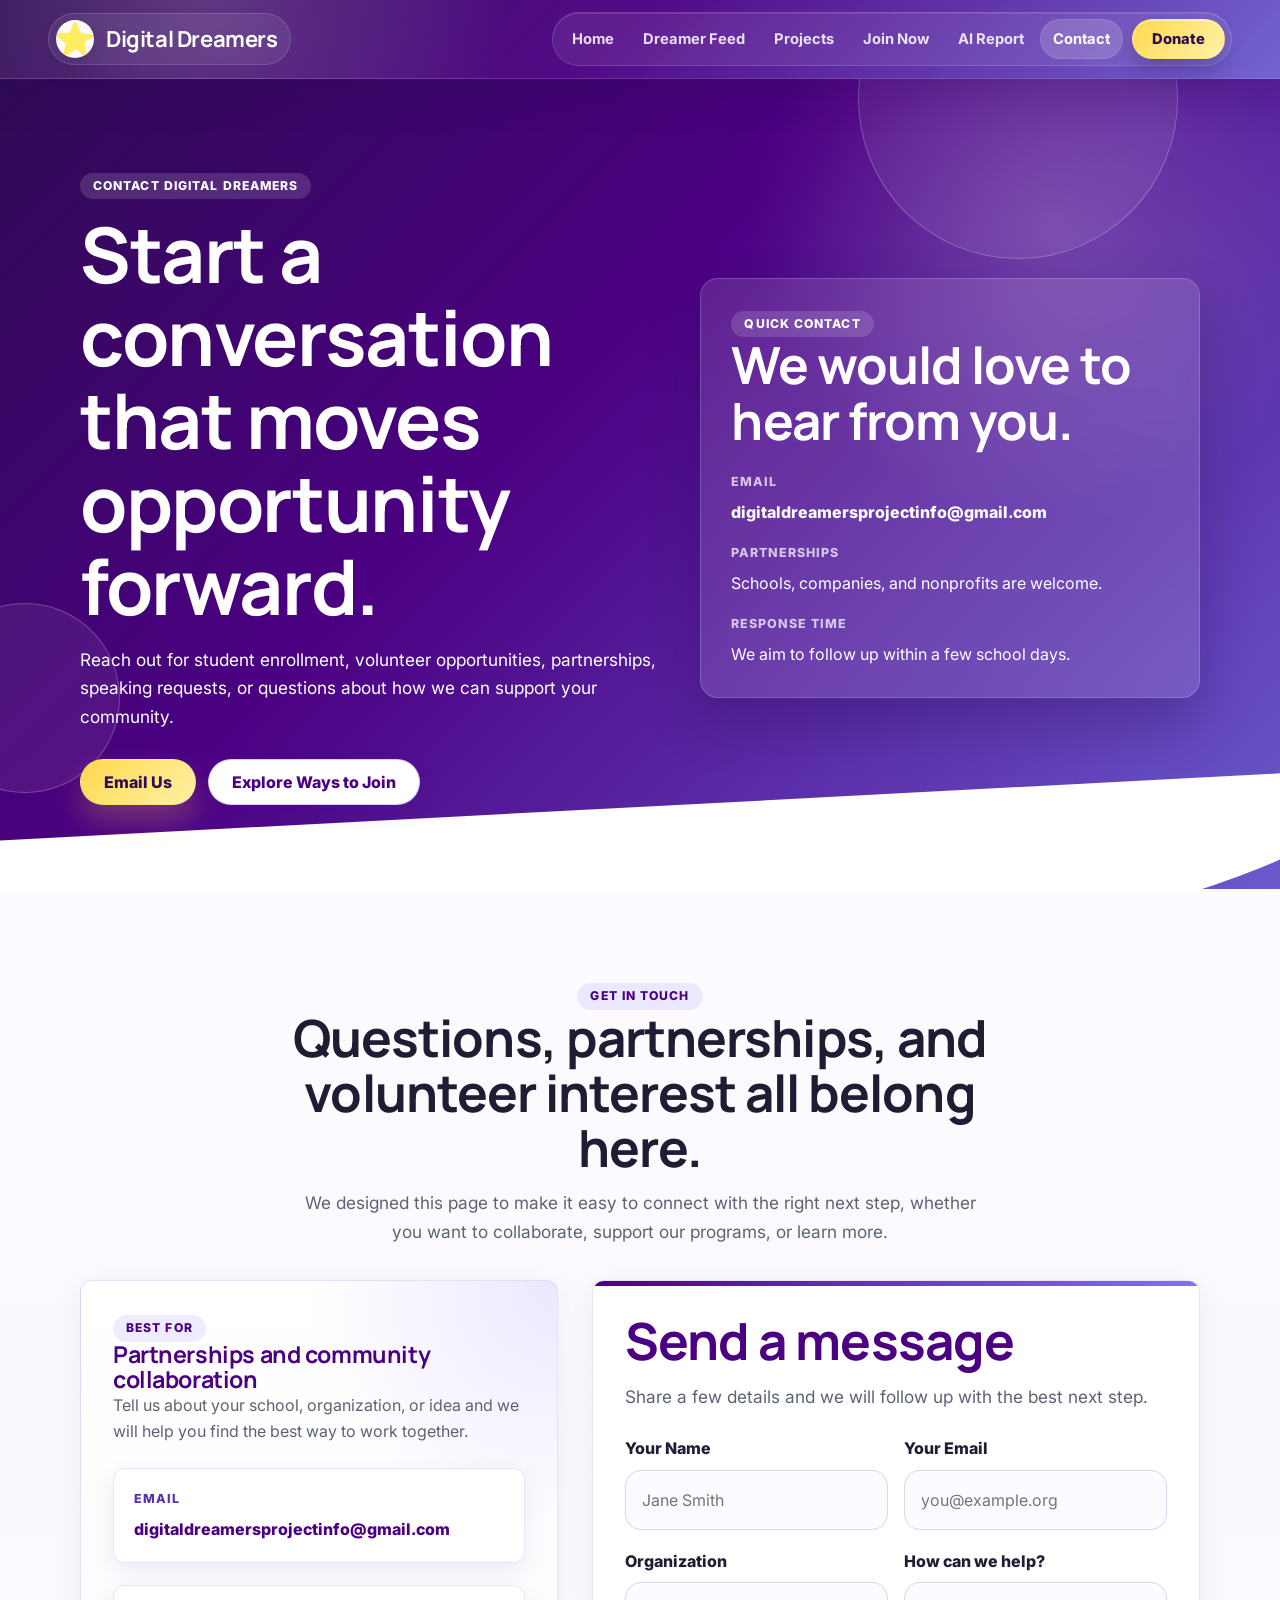
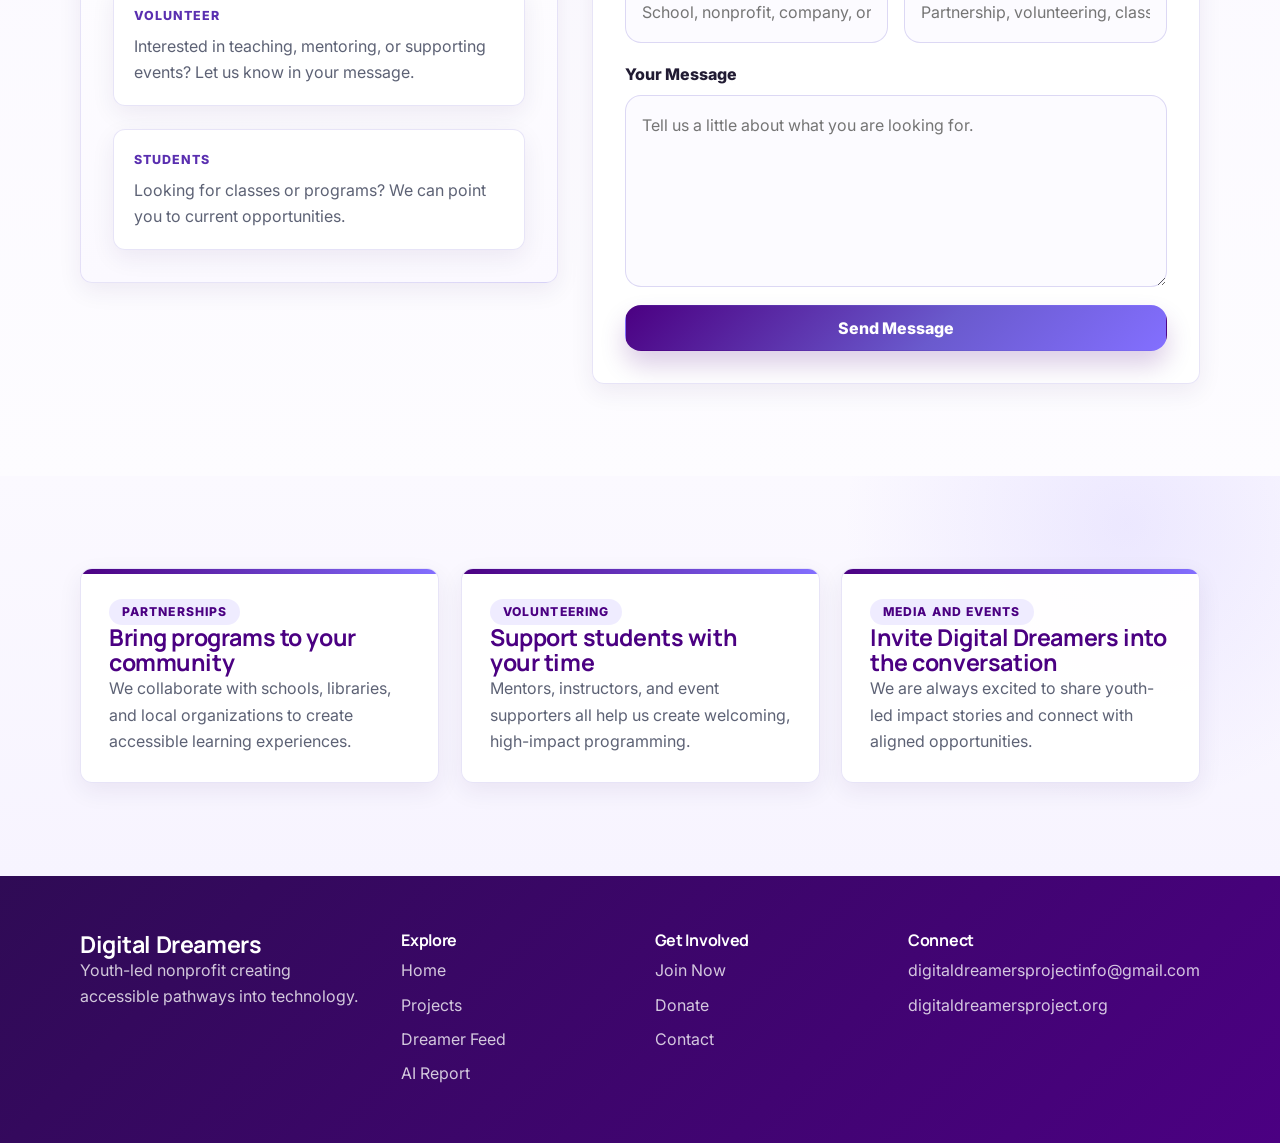
<file: contact.html>
<!DOCTYPE html>
<html lang="en">
<head>
  <meta charset="UTF-8" />
  <meta name="viewport" content="width=device-width, initial-scale=1.0"/>
  <title>Digital Dreamers - Contact Us</title>
  <link rel="preconnect" href="https://fonts.googleapis.com">
  <link rel="preconnect" href="https://fonts.gstatic.com" crossorigin>
  <link href="https://fonts.googleapis.com/css2?family=Inter:wght@400;500;600;700;800&family=Manrope:wght@600;700;800&display=swap" rel="stylesheet">
  <link rel="stylesheet" href="styles.css?v=20260708-headshots">
</head>
<body class="playful-theme page-contact">
  <header class="site-header">
    <div class="logo-container">
      <img src="images/DDP-star-logo.png" alt="Digital Dreamers Logo" class="logo-img">
      <div class="logo">Digital Dreamers</div>
    </div>

    <div class="hamburger" id="hamburger">&#9776;</div>

    <nav id="nav-menu">
      <a href="index.html">Home</a>
      <a href="blog.html">Dreamer Feed</a>
      <a href="projects.html">Projects</a>
      <a href="join.html">Join Now</a>
      <a href="ai-report.html">AI Report</a>
      <a href="contact.html">Contact</a>
      <a href="donate.html" class="cta-button nav-donate">Donate</a>
    </nav>
  </header>

  <main>
    <section class="page-hero contact-hero">
      <div class="page-hero-orb orb-one" aria-hidden="true"></div>
      <div class="page-hero-orb orb-two" aria-hidden="true"></div>
      <div class="container page-hero-grid">
        <div class="page-hero-copy">
          <p class="hero-kicker">Contact Digital Dreamers</p>
          <h1>Start a conversation that moves opportunity forward.</h1>
          <p class="page-hero-lead">
            Reach out for student enrollment, volunteer opportunities, partnerships, speaking requests, or questions about how we can support your community.
          </p>
          <div class="hero-actions">
            <a href="mailto:digitaldreamersprojectinfo@gmail.com" class="cta-button">Email Us</a>
            <a href="join.html" class="secondary-button">Explore Ways to Join</a>
          </div>
        </div>
        <div class="page-hero-aside hero-info-card">
          <p class="eyebrow-light">Quick Contact</p>
          <h2>We would love to hear from you.</h2>
          <div class="hero-contact-list">
            <div>
              <span>Email</span>
              <a href="mailto:digitaldreamersprojectinfo@gmail.com">digitaldreamersprojectinfo@gmail.com</a>
            </div>
            <div>
              <span>Partnerships</span>
              <p>Schools, companies, and nonprofits are welcome.</p>
            </div>
            <div>
              <span>Response Time</span>
              <p>We aim to follow up within a few school days.</p>
            </div>
          </div>
        </div>
      </div>
    </section>

    <section class="page-section">
      <div class="container page-stack">
        <div class="section-heading">
          <p class="section-kicker">Get in touch</p>
          <h2>Questions, partnerships, and volunteer interest all belong here.</h2>
          <p class="section-intro">
            We designed this page to make it easy to connect with the right next step, whether you want to collaborate, support our programs, or learn more.
          </p>
        </div>

        <div class="contact-layout">
          <aside class="contact-side page-surface">
            <div class="contact-side-block">
              <p class="mini-label">Best for</p>
              <h3>Partnerships and community collaboration</h3>
              <p>Tell us about your school, organization, or idea and we will help you find the best way to work together.</p>
            </div>
            <div class="contact-method-grid">
              <article class="contact-method-card">
                <span class="contact-method-tag">Email</span>
                <a href="mailto:digitaldreamersprojectinfo@gmail.com">digitaldreamersprojectinfo@gmail.com</a>
              </article>
              <article class="contact-method-card">
                <span class="contact-method-tag">Volunteer</span>
                <p>Interested in teaching, mentoring, or supporting events? Let us know in your message.</p>
              </article>
              <article class="contact-method-card">
                <span class="contact-method-tag">Students</span>
                <p>Looking for classes or programs? We can point you to current opportunities.</p>
              </article>
            </div>
          </aside>

          <div class="contact-container contact-card">
            <h2>Send a message</h2>
            <p class="contact-card-intro">Share a few details and we will follow up with the best next step.</p>
            <form class="contact-form site-form" action="mailto:digitaldreamersprojectinfo@gmail.com" method="post" enctype="text/plain">
              <div class="contact-grid-two">
                <div class="form-group">
                  <label for="name">Your Name</label>
                  <input type="text" id="name" name="name" placeholder="Jane Smith" required />
                </div>
                <div class="form-group">
                  <label for="email">Your Email</label>
                  <input type="email" id="email" name="email" placeholder="you@example.org" required />
                </div>
              </div>
              <div class="contact-grid-two">
                <div class="form-group">
                  <label for="organization">Organization</label>
                  <input type="text" id="organization" name="organization" placeholder="School, nonprofit, company, or individual" />
                </div>
                <div class="form-group">
                  <label for="topic">How can we help?</label>
                  <input type="text" id="topic" name="topic" placeholder="Partnership, volunteering, classes, media, other" />
                </div>
              </div>
              <div class="form-group">
                <label for="message">Your Message</label>
                <textarea id="message" name="message" rows="6" placeholder="Tell us a little about what you are looking for." required></textarea>
              </div>
              <button type="submit" class="cta-button">Send Message</button>
            </form>
          </div>
        </div>
      </div>
    </section>

    <section class="page-section page-section-soft">
      <div class="container">
        <div class="info-grid three-up">
          <article class="feature-card">
            <p class="card-kicker">Partnerships</p>
            <h3>Bring programs to your community</h3>
            <p>We collaborate with schools, libraries, and local organizations to create accessible learning experiences.</p>
          </article>
          <article class="feature-card">
            <p class="card-kicker">Volunteering</p>
            <h3>Support students with your time</h3>
            <p>Mentors, instructors, and event supporters all help us create welcoming, high-impact programming.</p>
          </article>
          <article class="feature-card">
            <p class="card-kicker">Media and events</p>
            <h3>Invite Digital Dreamers into the conversation</h3>
            <p>We are always excited to share youth-led impact stories and connect with aligned opportunities.</p>
          </article>
        </div>
      </div>
    </section>
  </main>

  <footer class="site-footer">
    <div class="container footer-grid">
      <div>
        <h3>Digital Dreamers</h3>
        <p>Youth-led nonprofit creating accessible pathways into technology.</p>
      </div>
      <div>
        <h4>Explore</h4>
        <a href="index.html">Home</a>
        <a href="projects.html">Projects</a>
        <a href="blog.html">Dreamer Feed</a>
        <a href="ai-report.html">AI Report</a>
      </div>
      <div>
        <h4>Get Involved</h4>
        <a href="join.html">Join Now</a>
        <a href="donate.html">Donate</a>
        <a href="contact.html">Contact</a>
      </div>
      <div>
        <h4>Connect</h4>
        <a href="mailto:digitaldreamersprojectinfo@gmail.com">digitaldreamersprojectinfo@gmail.com</a>
        <a href="https://digitaldreamersproject.org/" target="_blank" rel="noopener noreferrer">digitaldreamersproject.org</a>
      </div>
    </div>
  </footer>
  <script>
    const hamburger = document.getElementById('hamburger');
    const navMenu = document.getElementById('nav-menu');

    hamburger.addEventListener('click', () => {
      navMenu.classList.toggle('active');
    });
  </script>
  <script src="site.js"></script>
</body>
</html>
</file>
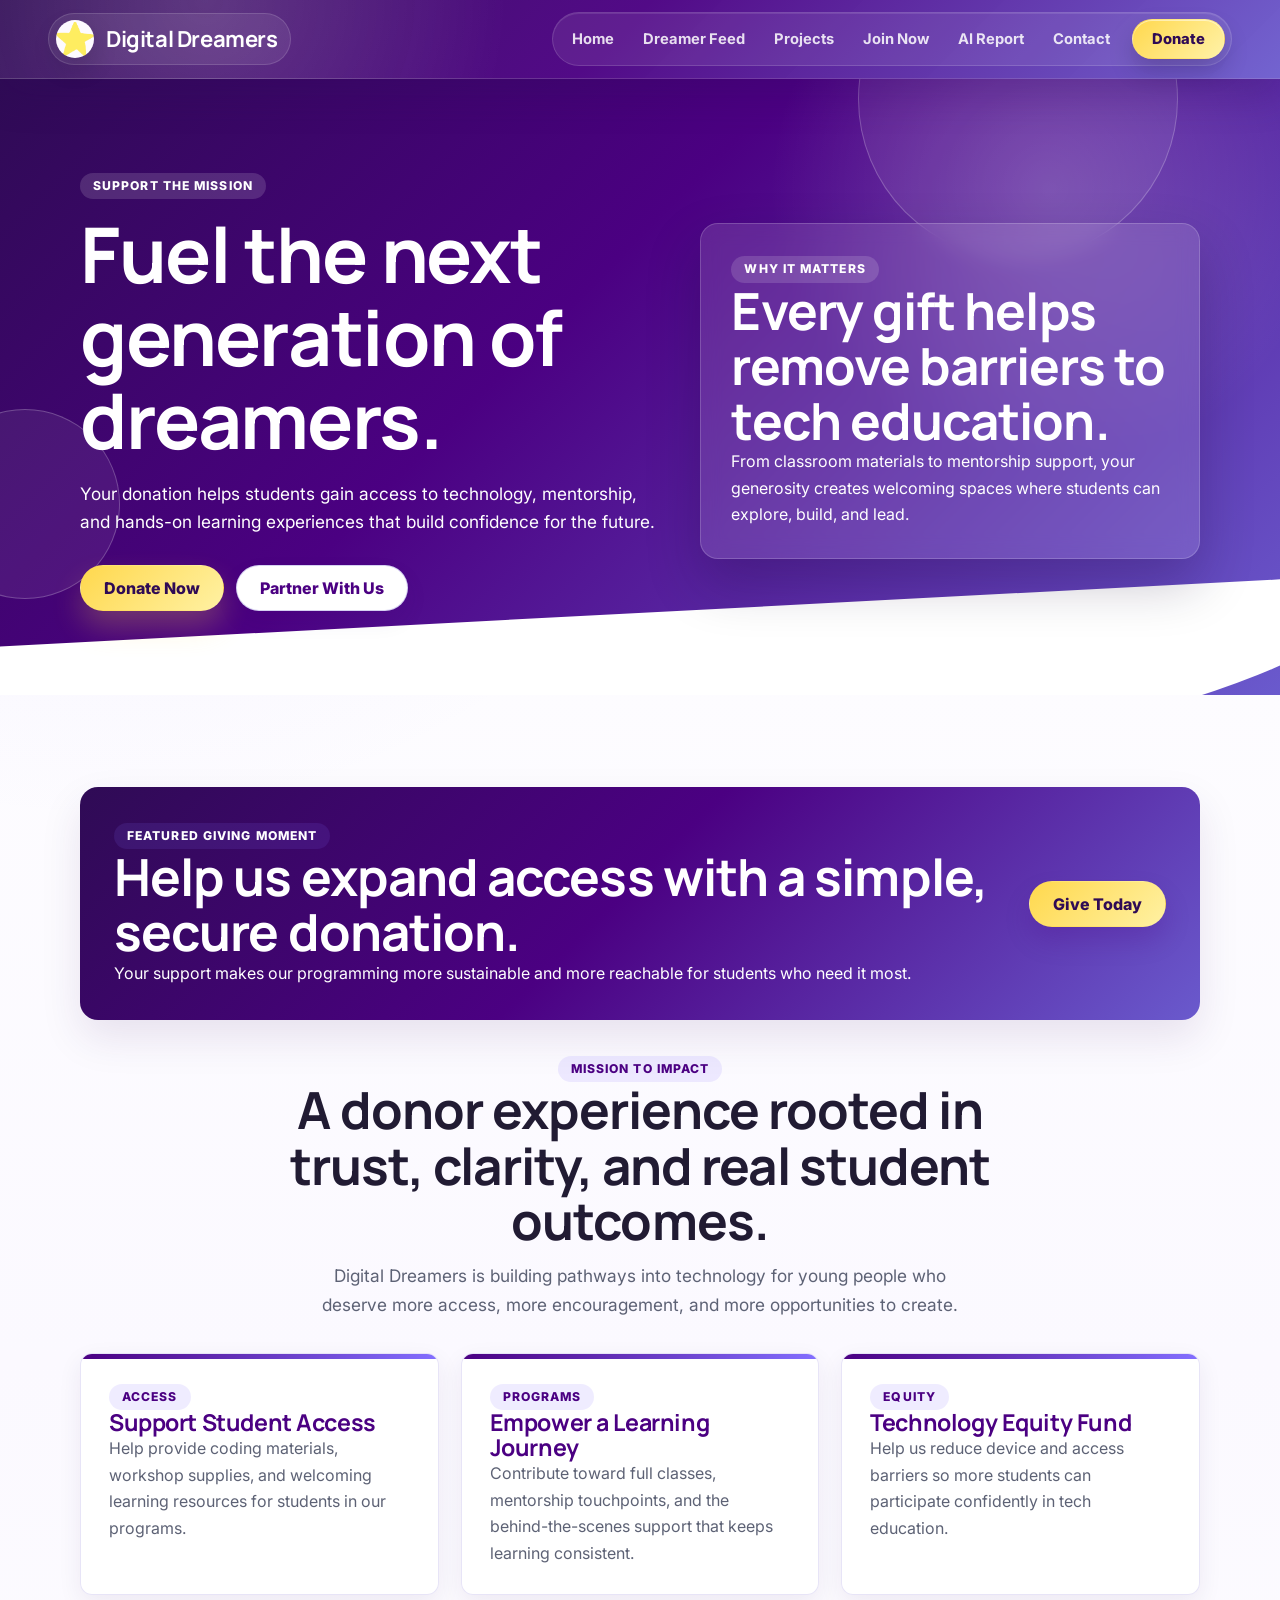
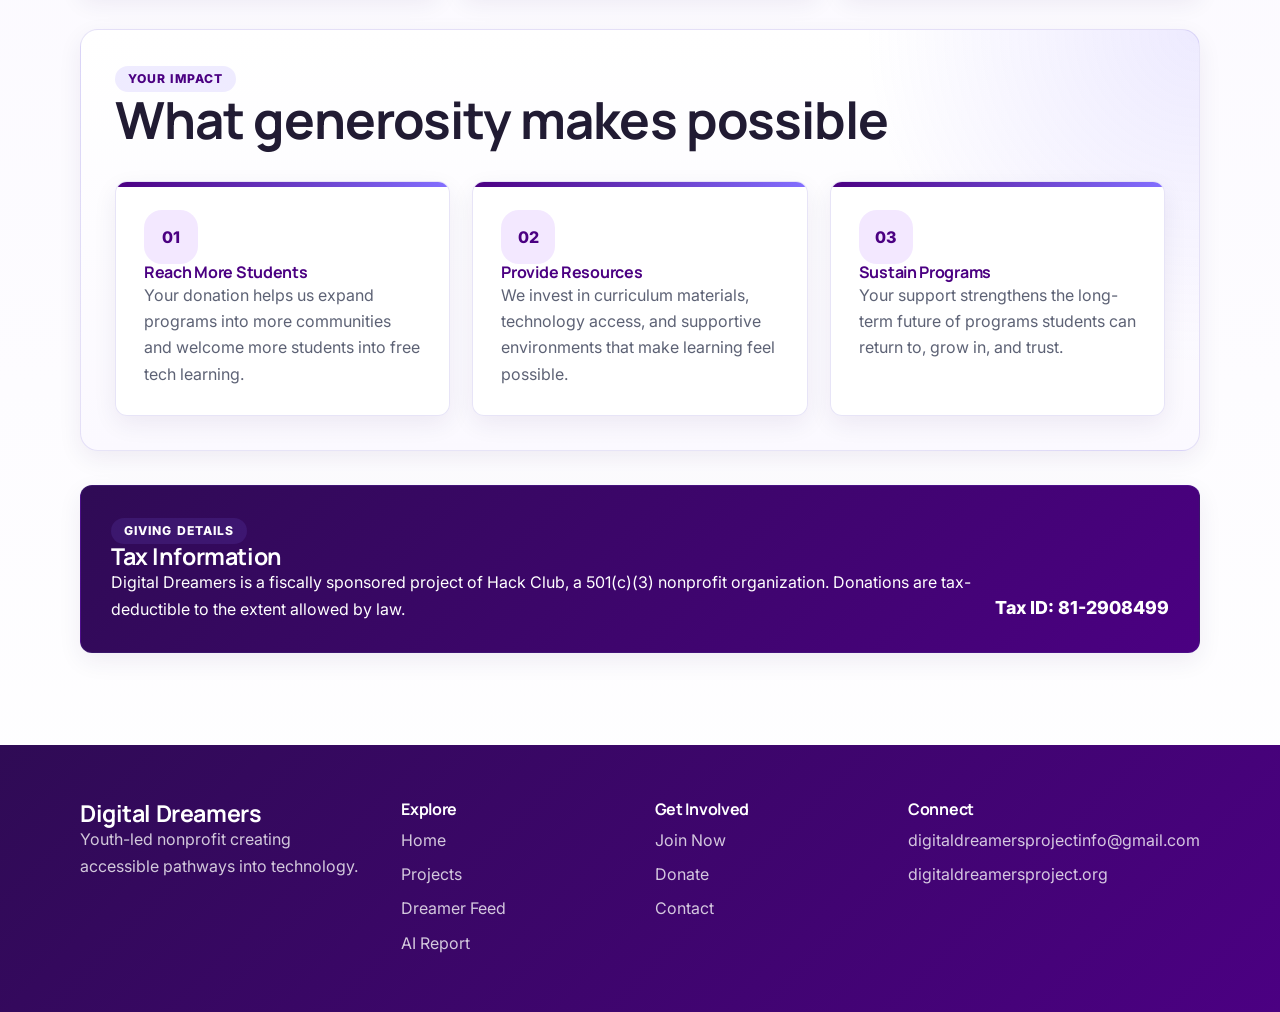
<file: donate.html>
<!DOCTYPE html>
<html lang="en">
<head>
  <meta charset="UTF-8" />
  <meta name="viewport" content="width=device-width, initial-scale=1.0"/>
  <title>Donate - Digital Dreamers Project</title>
  <link rel="preconnect" href="https://fonts.googleapis.com">
  <link rel="preconnect" href="https://fonts.gstatic.com" crossorigin>
  <link href="https://fonts.googleapis.com/css2?family=Inter:wght@400;500;600;700;800&family=Manrope:wght@600;700;800&display=swap" rel="stylesheet">
  <link rel="stylesheet" href="styles.css?v=20260708-headshots" />
</head>
<body class="playful-theme page-donate">
  <header class="site-header">
    <div class="logo-container">
      <img src="images/DDP-star-logo.png" alt="Digital Dreamers Logo" class="logo-img">
      <div class="logo">Digital Dreamers</div>
    </div>

    <div class="hamburger" id="hamburger">&#9776;</div>

    <nav id="nav-menu">
      <a href="index.html">Home</a>
      <a href="blog.html">Dreamer Feed</a>
      <a href="projects.html">Projects</a>
      <a href="join.html">Join Now</a>
      <a href="ai-report.html">AI Report</a>
      <a href="contact.html">Contact</a>
      <a href="donate.html" class="cta-button nav-donate">Donate</a>
    </nav>
  </header>

  <main>
    <section class="page-hero donate-hero">
      <div class="page-hero-orb orb-one" aria-hidden="true"></div>
      <div class="page-hero-orb orb-two" aria-hidden="true"></div>
      <div class="container page-hero-grid">
        <div class="page-hero-copy">
          <p class="hero-kicker">Support the mission</p>
          <h1>Fuel the next generation of dreamers.</h1>
          <p class="page-hero-lead">
            Your donation helps students gain access to technology, mentorship, and hands-on learning experiences that build confidence for the future.
          </p>
          <div class="hero-actions">
            <a href="https://hcb.hackclub.com/donations/start/digital-dreamers-project" target="_blank" rel="noopener noreferrer" class="cta-button primary-cta">Donate Now</a>
            <a href="contact.html" class="secondary-button">Partner With Us</a>
          </div>
        </div>
        <div class="page-hero-aside donate-highlight">
          <p class="eyebrow-light">Why it matters</p>
          <h2>Every gift helps remove barriers to tech education.</h2>
          <p>From classroom materials to mentorship support, your generosity creates welcoming spaces where students can explore, build, and lead.</p>
        </div>
      </div>
    </section>

    <section class="page-section">
      <div class="container page-stack">
        <div class="donation-hero donation-hero-panel">
          <div>
            <p class="section-kicker">Featured giving moment</p>
            <h2>Help us expand access with a simple, secure donation.</h2>
            <p class="donation-tagline">Your support makes our programming more sustainable and more reachable for students who need it most.</p>
          </div>
          <a href="https://hcb.hackclub.com/donations/start/digital-dreamers-project" target="_blank" rel="noopener noreferrer" class="cta-button primary-cta">Give Today</a>
        </div>

        <div class="section-heading">
          <p class="section-kicker">Mission to impact</p>
          <h2>A donor experience rooted in trust, clarity, and real student outcomes.</h2>
          <p class="section-intro">
            Digital Dreamers is building pathways into technology for young people who deserve more access, more encouragement, and more opportunities to create.
          </p>
        </div>

        <div class="ways-to-give">
          <article class="give-option">
            <p class="card-kicker">Access</p>
            <h3>Support Student Access</h3>
            <p>Help provide coding materials, workshop supplies, and welcoming learning resources for students in our programs.</p>
          </article>
          <article class="give-option">
            <p class="card-kicker">Programs</p>
            <h3>Empower a Learning Journey</h3>
            <p>Contribute toward full classes, mentorship touchpoints, and the behind-the-scenes support that keeps learning consistent.</p>
          </article>
          <article class="give-option">
            <p class="card-kicker">Equity</p>
            <h3>Technology Equity Fund</h3>
            <p>Help us reduce device and access barriers so more students can participate confidently in tech education.</p>
          </article>
        </div>

        <div class="impact-section page-surface">
          <div class="section-heading left-aligned">
            <p class="section-kicker">Your impact</p>
            <h2>What generosity makes possible</h2>
          </div>
          <div class="impact-grid">
            <article class="impact-item">
              <div class="impact-icon">01</div>
              <h4>Reach More Students</h4>
              <p>Your donation helps us expand programs into more communities and welcome more students into free tech learning.</p>
            </article>
            <article class="impact-item">
              <div class="impact-icon">02</div>
              <h4>Provide Resources</h4>
              <p>We invest in curriculum materials, technology access, and supportive environments that make learning feel possible.</p>
            </article>
            <article class="impact-item">
              <div class="impact-icon">03</div>
              <h4>Sustain Programs</h4>
              <p>Your support strengthens the long-term future of programs students can return to, grow in, and trust.</p>
            </article>
          </div>
        </div>

        <div class="tax-info">
          <div>
            <p class="card-kicker">Giving details</p>
            <h3>Tax Information</h3>
            <p>Digital Dreamers is a fiscally sponsored project of Hack Club, a 501(c)(3) nonprofit organization. Donations are tax-deductible to the extent allowed by law.</p>
          </div>
          <p class="tax-id">Tax ID: 81-2908499</p>
        </div>
      </div>
    </section>
  </main>

  <footer class="site-footer">
    <div class="container footer-grid">
      <div>
        <h3>Digital Dreamers</h3>
        <p>Youth-led nonprofit creating accessible pathways into technology.</p>
      </div>
      <div>
        <h4>Explore</h4>
        <a href="index.html">Home</a>
        <a href="projects.html">Projects</a>
        <a href="blog.html">Dreamer Feed</a>
        <a href="ai-report.html">AI Report</a>
      </div>
      <div>
        <h4>Get Involved</h4>
        <a href="join.html">Join Now</a>
        <a href="donate.html">Donate</a>
        <a href="contact.html">Contact</a>
      </div>
      <div>
        <h4>Connect</h4>
        <a href="mailto:digitaldreamersprojectinfo@gmail.com">digitaldreamersprojectinfo@gmail.com</a>
        <a href="https://digitaldreamersproject.org/" target="_blank" rel="noopener noreferrer">digitaldreamersproject.org</a>
      </div>
    </div>
  </footer>
  <script>
    const hamburger = document.getElementById('hamburger');
    const navMenu = document.getElementById('nav-menu');

    hamburger.addEventListener('click', () => {
      navMenu.classList.toggle('active');
    });
  </script>
  <script src="site.js"></script>
</body>
</html>
</file>
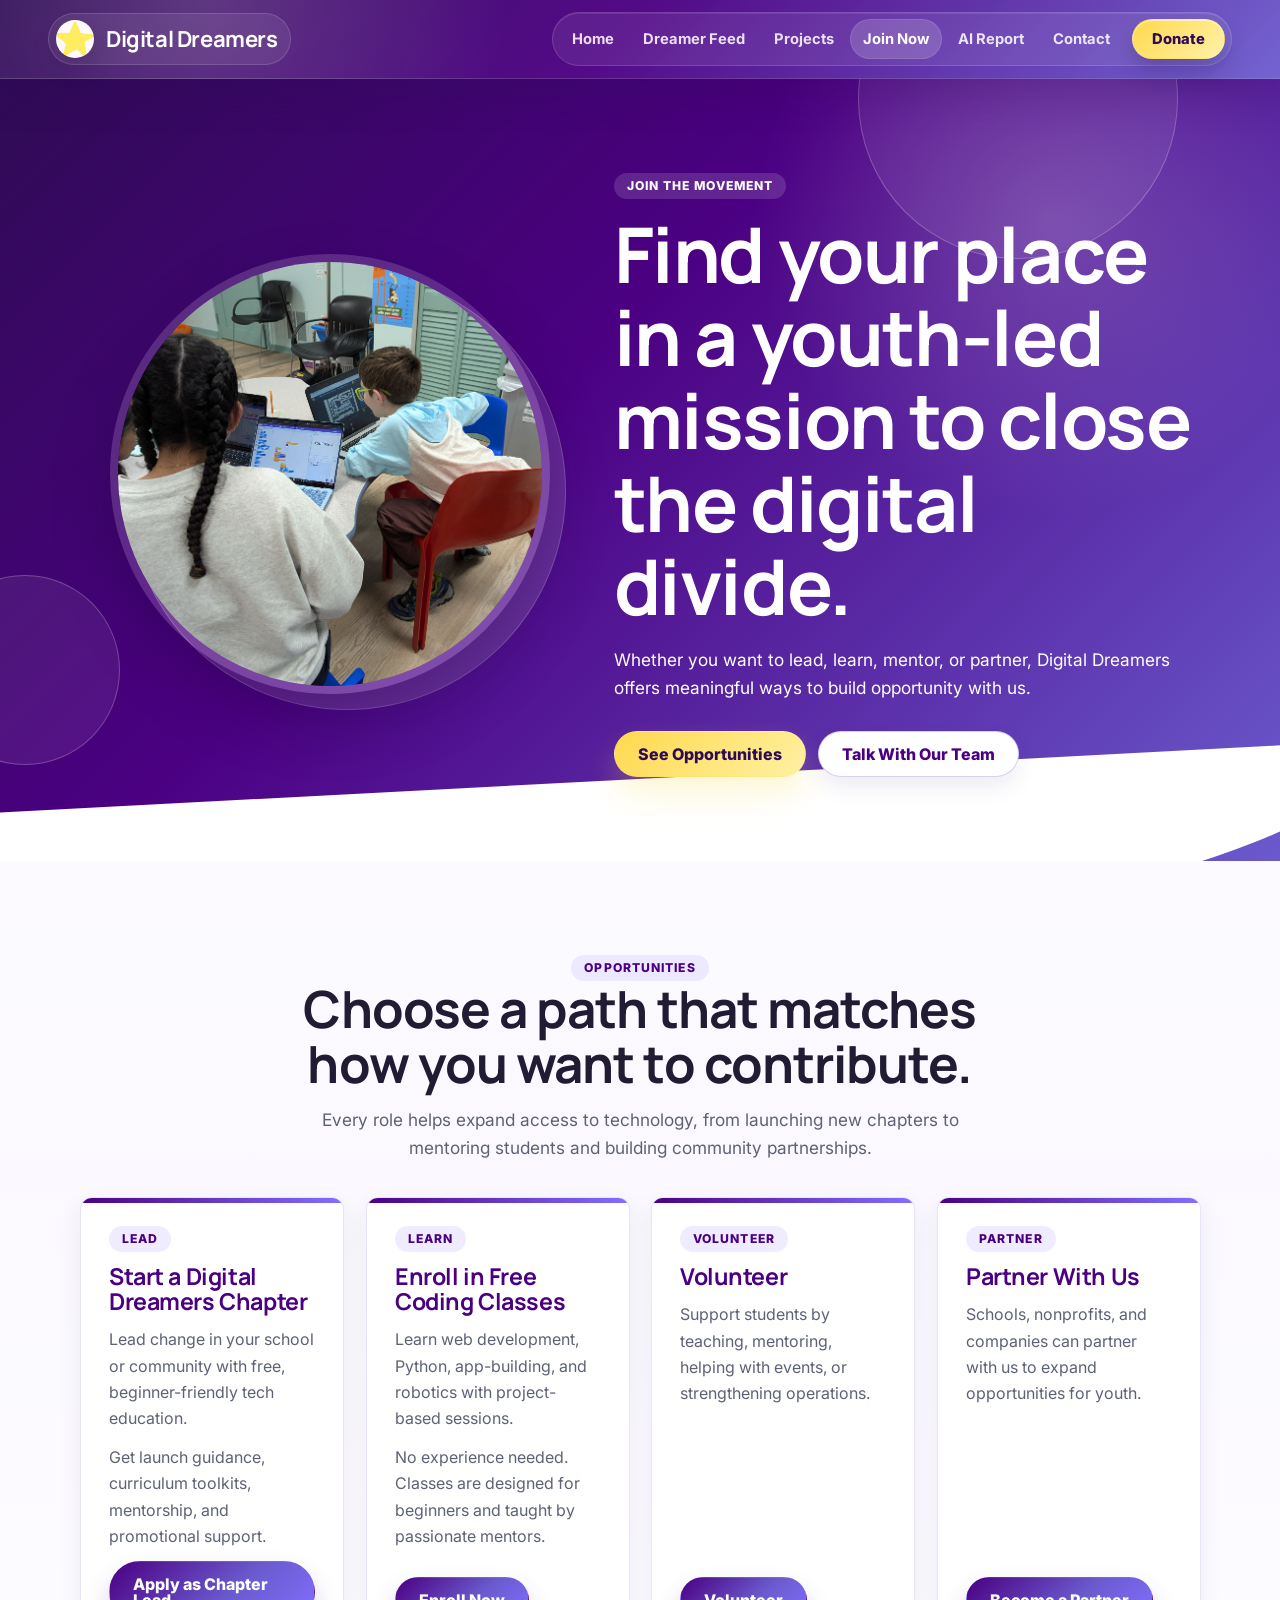
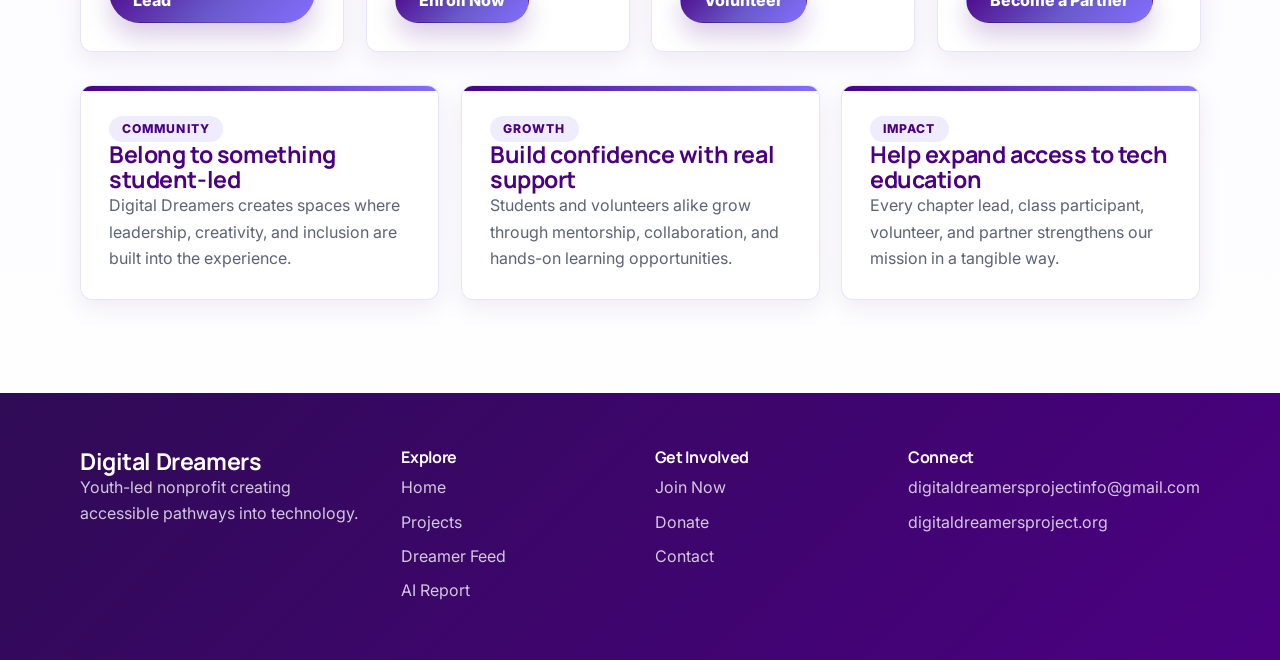
<file: join.html>
<!DOCTYPE html>
<html lang="en">
<head>
  <meta charset="UTF-8" />
  <meta name="viewport" content="width=device-width, initial-scale=1.0" />
  <title>Join Digital Dreamers</title>
  <link rel="preconnect" href="https://fonts.googleapis.com">
  <link rel="preconnect" href="https://fonts.gstatic.com" crossorigin>
  <link href="https://fonts.googleapis.com/css2?family=Inter:wght@400;500;600;700;800&family=Manrope:wght@600;700;800&display=swap" rel="stylesheet">
  <link rel="stylesheet" href="styles.css?v=20260708-headshots">
</head>
<body class="playful-theme page-join">
  <header class="site-header">
    <div class="logo-container">
      <img src="images/DDP-star-logo.png" alt="Digital Dreamers Logo" class="logo-img">
      <div class="logo">Digital Dreamers</div>
    </div>
    <div class="hamburger" id="hamburger">&#9776;</div>
    <nav id="nav-menu">
      <a href="index.html">Home</a>
      <a href="blog.html">Dreamer Feed</a>
      <a href="projects.html">Projects</a>
      <a href="join.html">Join Now</a>
      <a href="ai-report.html">AI Report</a>
      <a href="contact.html">Contact</a>
      <a href="donate.html" class="cta-button nav-donate">Donate</a>
    </nav>
  </header>

  <main>
    <section class="page-hero join-hero">
      <div class="page-hero-orb orb-one" aria-hidden="true"></div>
      <div class="page-hero-orb orb-two" aria-hidden="true"></div>
      <div class="container join-hero-grid">
        <div class="join-hero-image-wrap">
          <img src="images/DDP-Day-Two.jpg" alt="Students smiling in a Digital Dreamers class" class="join-hero-image">
        </div>
        <div class="join-hero-content page-hero-copy">
          <p class="hero-kicker">Join the movement</p>
          <h1>Find your place in a youth-led mission to close the digital divide.</h1>
          <p class="page-hero-lead">Whether you want to lead, learn, mentor, or partner, Digital Dreamers offers meaningful ways to build opportunity with us.</p>
          <div class="hero-actions">
            <a href="#join-opportunities" class="cta-button">See Opportunities</a>
            <a href="contact.html" class="secondary-button">Talk With Our Team</a>
          </div>
        </div>
      </div>
    </section>

    <section id="join-opportunities" class="page-section">
      <div class="container page-stack">
        <div class="section-heading">
          <p class="section-kicker">Opportunities</p>
          <h2>Choose a path that matches how you want to contribute.</h2>
          <p class="section-intro">
            Every role helps expand access to technology, from launching new chapters to mentoring students and building community partnerships.
          </p>
        </div>
        <div class="join-card-grid">
          <article class="join-card">
            <p class="card-kicker">Lead</p>
            <h3>Start a Digital Dreamers Chapter</h3>
            <p>Lead change in your school or community with free, beginner-friendly tech education.</p>
            <p>Get launch guidance, curriculum toolkits, mentorship, and promotional support.</p>
            <a href="https://docs.google.com/forms/d/e/1FAIpQLScJxV8fNuVSsmki6oMf2Bh-OIXOKKA4clwadQ9eGI9TiAL7AQ/viewform?usp=header" target="_blank" rel="noopener noreferrer" class="cta-button">Apply as Chapter Lead</a>
          </article>

          <article class="join-card">
            <p class="card-kicker">Learn</p>
            <h3>Enroll in Free Coding Classes</h3>
            <p>Learn web development, Python, app-building, and robotics with project-based sessions.</p>
            <p>No experience needed. Classes are designed for beginners and taught by passionate mentors.</p>
            <a href="https://docs.google.com/forms/d/1hecCP1wDRNcG-ffjWjL7d1a6jjHWeNt1PJ28XpXcZ6A/edit" target="_blank" rel="noopener noreferrer" class="cta-button">Enroll Now</a>
          </article>

          <article class="join-card">
            <p class="card-kicker">Volunteer</p>
            <h3>Volunteer</h3>
            <p>Support students by teaching, mentoring, helping with events, or strengthening operations.</p>
            <a href="contact.html" class="cta-button">Volunteer</a>
          </article>

          <article class="join-card">
            <p class="card-kicker">Partner</p>
            <h3>Partner With Us</h3>
            <p>Schools, nonprofits, and companies can partner with us to expand opportunities for youth.</p>
            <a href="contact.html" class="cta-button">Become a Partner</a>
          </article>
        </div>

        <div class="info-grid three-up">
          <article class="feature-card">
            <p class="card-kicker">Community</p>
            <h3>Belong to something student-led</h3>
            <p>Digital Dreamers creates spaces where leadership, creativity, and inclusion are built into the experience.</p>
          </article>
          <article class="feature-card">
            <p class="card-kicker">Growth</p>
            <h3>Build confidence with real support</h3>
            <p>Students and volunteers alike grow through mentorship, collaboration, and hands-on learning opportunities.</p>
          </article>
          <article class="feature-card">
            <p class="card-kicker">Impact</p>
            <h3>Help expand access to tech education</h3>
            <p>Every chapter lead, class participant, volunteer, and partner strengthens our mission in a tangible way.</p>
          </article>
        </div>
      </div>
    </section>
  </main>

  <footer class="site-footer">
    <div class="container footer-grid">
      <div>
        <h3>Digital Dreamers</h3>
        <p>Youth-led nonprofit creating accessible pathways into technology.</p>
      </div>
      <div>
        <h4>Explore</h4>
        <a href="index.html">Home</a>
        <a href="projects.html">Projects</a>
        <a href="blog.html">Dreamer Feed</a>
        <a href="ai-report.html">AI Report</a>
      </div>
      <div>
        <h4>Get Involved</h4>
        <a href="join.html">Join Now</a>
        <a href="donate.html">Donate</a>
        <a href="contact.html">Contact</a>
      </div>
      <div>
        <h4>Connect</h4>
        <a href="mailto:digitaldreamersprojectinfo@gmail.com">digitaldreamersprojectinfo@gmail.com</a>
        <a href="https://digitaldreamersproject.org/" target="_blank" rel="noopener noreferrer">digitaldreamersproject.org</a>
      </div>
    </div>
  </footer>

  <script>
    const hamburger = document.getElementById('hamburger');
    const navMenu = document.getElementById('nav-menu');
    hamburger.addEventListener('click', () => {
      navMenu.classList.toggle('active');
    });
  </script>
  <script src="site.js"></script>
</body>
</html>
</file>
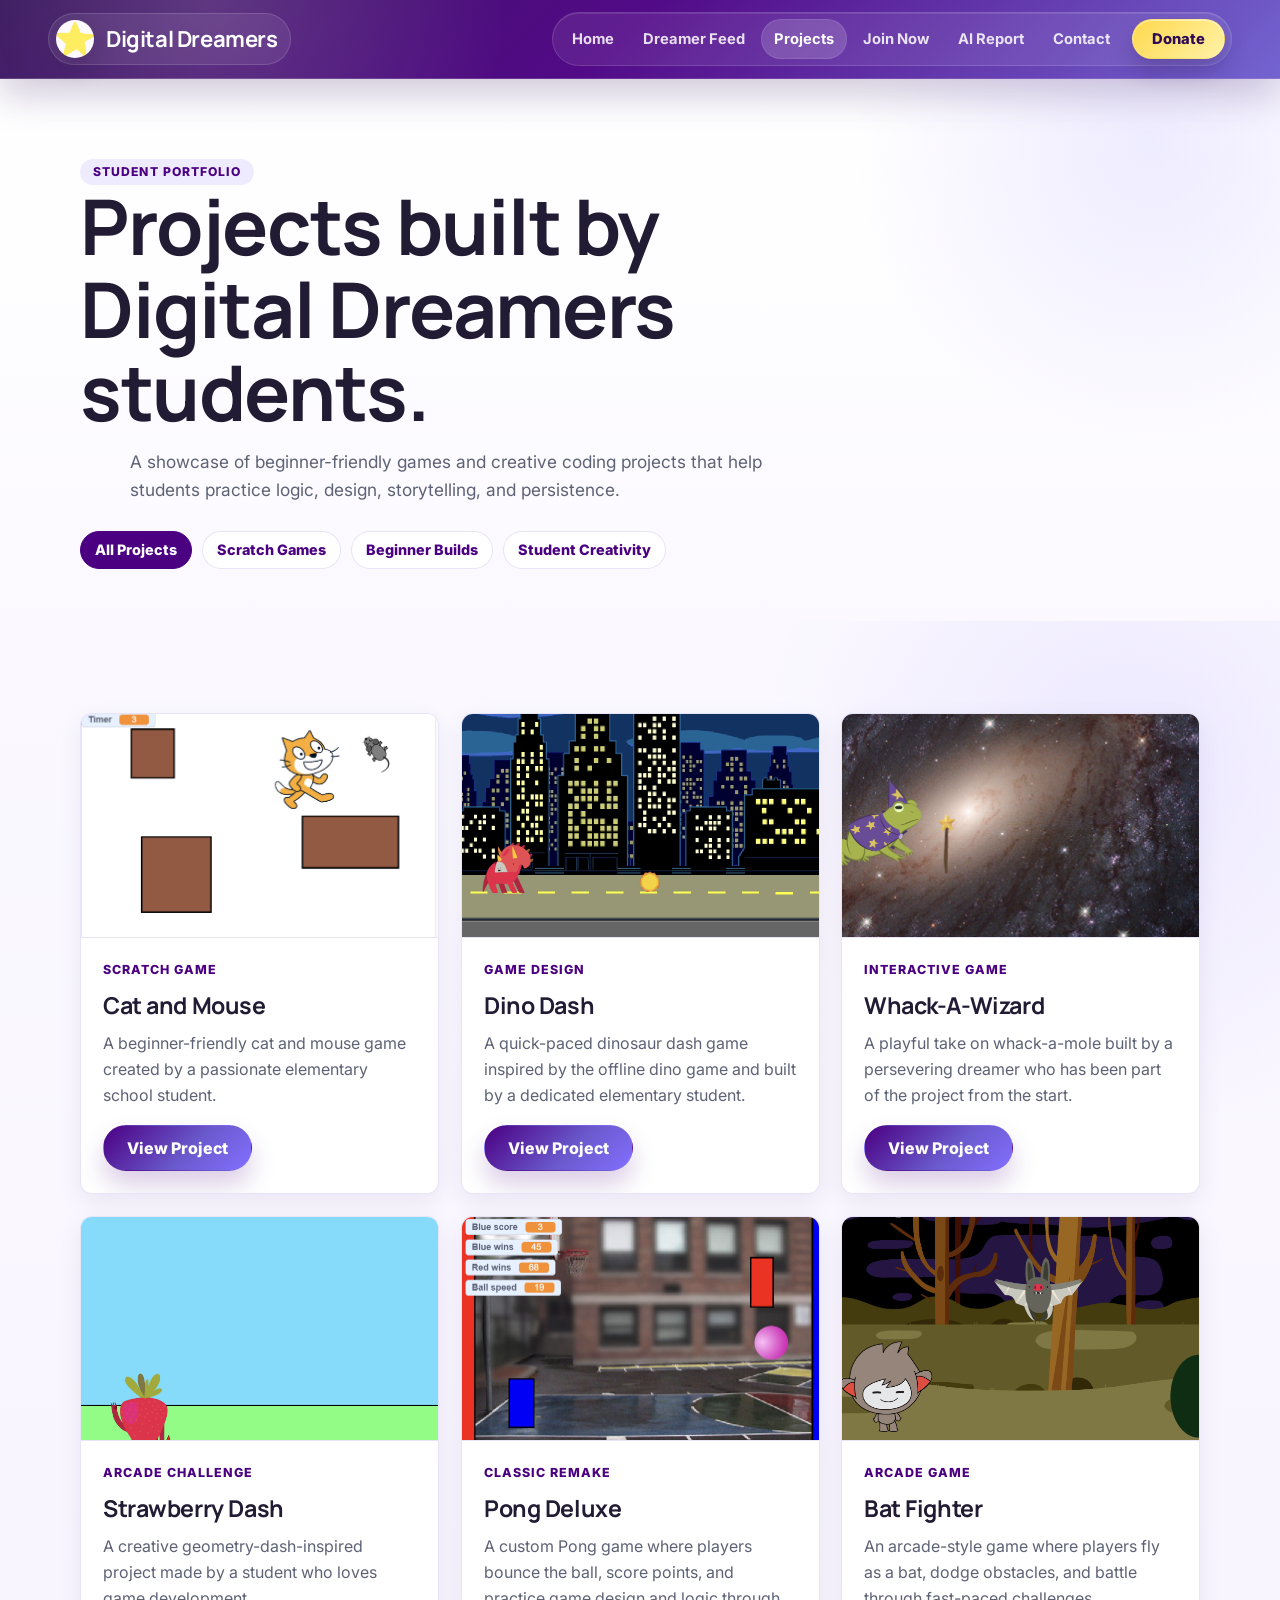
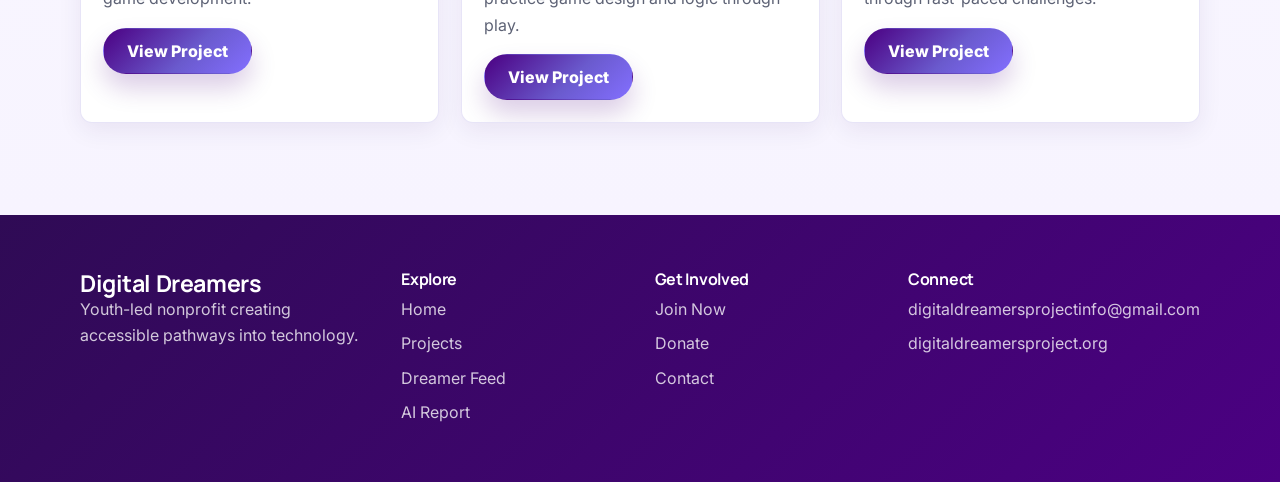
<file: projects.html>
<!DOCTYPE html>
<html lang="en">
<head>
  <meta charset="UTF-8" />
  <meta name="viewport" content="width=device-width, initial-scale=1.0"/>
  <title>Student Projects | Digital Dreamers</title>
  <link rel="preconnect" href="https://fonts.googleapis.com">
  <link rel="preconnect" href="https://fonts.gstatic.com" crossorigin>
  <link href="https://fonts.googleapis.com/css2?family=Inter:wght@400;500;600;700;800&family=Manrope:wght@600;700;800&display=swap" rel="stylesheet">
  <link rel="stylesheet" href="styles.css?v=20260708-headshots" />
</head>
<body class="playful-theme page-projects">
  <header class="site-header">
    <div class="logo-container">
      <img src="images/DDP-star-logo.png" alt="Digital Dreamers Logo" class="logo-img">
      <div class="logo">Digital Dreamers</div>
    </div>

    <div class="hamburger" id="hamburger">&#9776;</div>

    <nav id="nav-menu">
      <a href="index.html">Home</a>
      <a href="blog.html">Dreamer Feed</a>
      <a href="projects.html">Projects</a>
      <a href="join.html">Join Now</a>
      <a href="ai-report.html">AI Report</a>
      <a href="contact.html">Contact</a>
      <a href="donate.html" class="cta-button nav-donate">Donate</a>
    </nav>
  </header>

  <main>
  <section class="projects-hero">
    <div class="container">
      <div class="section-heading">
        <p class="section-kicker">Student portfolio</p>
        <h1>Projects built by Digital Dreamers students.</h1>
        <p class="section-intro">
          A showcase of beginner-friendly games and creative coding projects that help students practice logic, design, storytelling, and persistence.
        </p>
        <div class="project-filter-bar" aria-label="Project categories">
          <button type="button" class="filter-pill active" data-filter="all">All Projects</button>
          <button type="button" class="filter-pill" data-filter="scratch">Scratch Games</button>
          <button type="button" class="filter-pill" data-filter="beginner">Beginner Builds</button>
          <button type="button" class="filter-pill" data-filter="creative">Student Creativity</button>
        </div>
      </div>
    </div>
  </section>

  <section id="projects" class="section lavender">
    <div class="container project-grid">
      <div class="project-card" data-categories="scratch beginner creative">
        <img src="images/catAndMouse.png" alt="Cat and Mouse">
        <div class="card-content">
          <p class="project-meta">Scratch game</p>
          <h3>Cat and Mouse</h3>
          <p>A beginner-friendly cat and mouse game created by a passionate elementary school student.</p>
          <a href="https://scratch.mit.edu/projects/1162303072/" target="_blank" rel="noopener noreferrer">View Project</a>
        </div>
      </div>

      <div class="project-card" data-categories="scratch beginner creative">
        <img src="images/dinoGame.png" alt="Dino Dash">
        <div class="card-content">
          <p class="project-meta">Game design</p>
          <h3>Dino Dash</h3>
          <p>A quick-paced dinosaur dash game inspired by the offline dino game and built by a dedicated elementary student.</p>
          <a href="https://scratch.mit.edu/projects/1162303072/" target="_blank" rel="noopener noreferrer">View Project</a>
        </div>
      </div>

      <div class="project-card" data-categories="scratch creative">
        <img src="images/whack-a-wizard.png" alt="Whack-A-Wizard">
        <div class="card-content">
          <p class="project-meta">Interactive game</p>
          <h3>Whack-A-Wizard</h3>
          <p>A playful take on whack-a-mole built by a persevering dreamer who has been part of the project from the start.</p>
          <a href="https://scratch.mit.edu/projects/1162586402/" target="_blank" rel="noopener noreferrer">View Project</a>
        </div>
      </div>

      <div class="project-card" data-categories="scratch creative">
        <img src="images/strawberryDash.png" alt="Strawberry Dash">
        <div class="card-content">
          <p class="project-meta">Arcade challenge</p>
          <h3>Strawberry Dash</h3>
          <p>A creative geometry-dash-inspired project made by a student who loves game development.</p>
          <a href="https://scratch.mit.edu/projects/1175039325" target="_blank" rel="noopener noreferrer">View Project</a>
        </div>
      </div>

      <div class="project-card" data-categories="scratch beginner">
        <img src="images/pongDeluxe.png" alt="Pong Deluxe">
        <div class="card-content">
          <p class="project-meta">Classic remake</p>
          <h3>Pong Deluxe</h3>
          <p>A custom Pong game where players bounce the ball, score points, and practice game design and logic through play.</p>
          <a href="https://scratch.mit.edu/projects/1190848223" target="_blank" rel="noopener noreferrer">View Project</a>
        </div>
      </div>

      <div class="project-card" data-categories="scratch creative">
        <img src="images/BatFighter.png" alt="Bat Fighter">
        <div class="card-content">
          <p class="project-meta">Arcade game</p>
          <h3>Bat Fighter</h3>
          <p>An arcade-style game where players fly as a bat, dodge obstacles, and battle through fast-paced challenges.</p>
          <a href="https://scratch.mit.edu/projects/1195417693" target="_blank" rel="noopener noreferrer">View Project</a>
        </div>
      </div>
    </div>
  </section>
  </main>

  <footer class="site-footer">
    <div class="container footer-grid">
      <div>
        <h3>Digital Dreamers</h3>
        <p>Youth-led nonprofit creating accessible pathways into technology.</p>
      </div>
      <div>
        <h4>Explore</h4>
        <a href="index.html">Home</a>
        <a href="projects.html">Projects</a>
        <a href="blog.html">Dreamer Feed</a>
        <a href="ai-report.html">AI Report</a>
      </div>
      <div>
        <h4>Get Involved</h4>
        <a href="join.html">Join Now</a>
        <a href="donate.html">Donate</a>
        <a href="contact.html">Contact</a>
      </div>
      <div>
        <h4>Connect</h4>
        <a href="mailto:digitaldreamersprojectinfo@gmail.com">digitaldreamersprojectinfo@gmail.com</a>
        <a href="https://digitaldreamersproject.org/" target="_blank" rel="noopener noreferrer">digitaldreamersproject.org</a>
      </div>
    </div>
  </footer>
  <script>
    const hamburger = document.getElementById('hamburger');
    const navMenu = document.getElementById('nav-menu');

    hamburger.addEventListener('click', () => {
      navMenu.classList.toggle('active');
    });

    const filterButtons = document.querySelectorAll('.filter-pill');
    const projectCards = document.querySelectorAll('.project-card');

    filterButtons.forEach((button) => {
      button.addEventListener('click', () => {
        const filter = button.dataset.filter;

        filterButtons.forEach((item) => {
          item.classList.toggle('active', item === button);
        });

        projectCards.forEach((card) => {
          const categories = card.dataset.categories.split(' ');
          const shouldShow = filter === 'all' || categories.includes(filter);
          card.classList.toggle('is-hidden', !shouldShow);
        });
      });
    });
  </script>
  <script src="site.js"></script>
</body>
</html>
</file>
<file: styles.css>
/* Digital Dreamers Project: cohesive nonprofit redesign */
:root {
  --purple-950: #2f0b55;
  --purple-900: #4b0082;
  --purple-800: #5a2fb0;
  --purple-700: #6a5acd;
  --purple-500: #836fff;
  --purple-200: #ded6ff;
  --purple-100: #f3e8ff;
  --purple-50: #fbf9ff;
  --gold: #ffd84d;
  --ink: #211b33;
  --muted: #5d6275;
  --soft: #f7f4ff;
  --white: #ffffff;
  --border: rgba(106, 90, 205, 0.16);
  --border-strong: rgba(106, 90, 205, 0.28);
  --shadow: 0 18px 42px rgba(47, 11, 85, 0.1);
  --shadow-soft: 0 8px 24px rgba(47, 11, 85, 0.07);
  --radius: 12px;
  --radius-lg: 18px;
  --container: 1120px;
  --header-height: 78px;
}

* {
  box-sizing: border-box;
  margin: 0;
  padding: 0;
}

html {
  scroll-behavior: smooth;
  scroll-padding-top: var(--header-height);
}

body {
  min-height: 100vh;
  font-family: "Inter", "Segoe UI", Arial, sans-serif;
  color: var(--ink);
  background:
    radial-gradient(circle at 8% 4%, rgba(131, 111, 255, 0.1), transparent 26%),
    linear-gradient(180deg, #ffffff 0%, #fbf9ff 52%, #ffffff 100%);
  line-height: 1.65;
  text-rendering: optimizeLegibility;
}

img {
  display: block;
  max-width: 100%;
}

a {
  color: inherit;
}

button,
input,
textarea {
  font: inherit;
}

a:focus-visible,
button:focus-visible,
input:focus-visible,
textarea:focus-visible {
  outline: 3px solid rgba(131, 111, 255, 0.45);
  outline-offset: 3px;
}

h1,
h2,
h3,
h4,
.logo {
  font-family: "Manrope", "Inter", sans-serif;
  letter-spacing: -0.018em;
  line-height: 1.08;
}

h1 {
  font-size: clamp(2.55rem, 6vw, 5rem);
}

h2 {
  font-size: clamp(2rem, 4vw, 3.35rem);
}

h3 {
  font-size: clamp(1.18rem, 2vw, 1.45rem);
}

p {
  color: var(--muted);
}

.container {
  width: min(var(--container), calc(100% - 48px));
  margin-inline: auto;
}

main {
  overflow: hidden;
}

.homepage main {
  position: relative;
  background:
    radial-gradient(ellipse 120% 680px at 50% 0, rgba(131, 111, 255, 0.14), rgba(243, 232, 255, 0.7) 46%, var(--purple-50) 82%),
    linear-gradient(180deg, var(--purple-50) 0%, #fcfbff 46%, #ffffff 100%);
}

/* Header */
.site-header,
header {
  position: sticky;
  top: 0;
  z-index: 1000;
  min-height: var(--header-height);
  display: flex;
  align-items: center;
  justify-content: space-between;
  gap: 18px;
  padding: 12px clamp(20px, 5vw, 48px);
  background:
    radial-gradient(circle at 16% 0%, rgba(255, 255, 255, 0.16), transparent 28%),
    linear-gradient(135deg, rgba(47, 11, 85, 0.96), rgba(75, 0, 130, 0.96) 48%, rgba(106, 90, 205, 0.94));
  border-bottom: 1px solid rgba(255, 255, 255, 0.16);
  box-shadow: 0 16px 38px rgba(47, 11, 85, 0.22);
  backdrop-filter: blur(18px);
}

.logo-container {
  display: inline-flex;
  align-items: center;
  gap: 12px;
  min-width: max-content;
  padding: 6px 12px 6px 7px;
  border: 1px solid rgba(255, 255, 255, 0.14);
  border-radius: 999px;
  background: rgba(255, 255, 255, 0.08);
}

.logo-img {
  width: 38px;
  height: 38px;
  border-radius: 999px;
  object-fit: cover;
  background: #ffffff;
  box-shadow: 0 10px 24px rgba(15, 5, 35, 0.18);
}

.logo {
  color: #ffffff;
  font-size: 1.38rem;
  font-weight: 700;
}

nav {
  display: flex;
  align-items: center;
  gap: 3px;
  padding: 6px;
  border: 1px solid rgba(255, 255, 255, 0.14);
  border-radius: 999px;
  background: rgba(255, 255, 255, 0.08);
  box-shadow: inset 0 1px 0 rgba(255, 255, 255, 0.1);
}

nav a {
  position: relative;
  display: inline-flex;
  align-items: center;
  justify-content: center;
  min-height: 40px;
  padding: 0 13px;
  border-radius: 999px;
  color: rgba(255, 255, 255, 0.86);
  font-size: 0.92rem;
  font-weight: 700;
  text-decoration: none;
  transition: color 0.2s ease, background 0.2s ease, transform 0.2s ease, box-shadow 0.2s ease;
}

nav a:hover {
  color: #ffffff;
  background: rgba(255, 255, 255, 0.14);
  box-shadow: inset 0 0 0 1px rgba(255, 255, 255, 0.08);
  transform: translateY(-1px);
}

.homepage nav a[href="index.html"],
.page-blog nav a[href="blog.html"],
.page-projects nav a[href="projects.html"],
.page-join nav a[href="join.html"],
.page-report nav a[href="ai-report.html"],
.page-contact nav a[href="contact.html"],
.page-donate nav a[href="donate.html"]:not(.nav-donate) {
  color: #ffffff;
  background: rgba(255, 255, 255, 0.16);
  box-shadow: inset 0 0 0 1px rgba(255, 255, 255, 0.1);
}

.hamburger {
  display: none;
  border: 0;
  background: rgba(255, 255, 255, 0.14);
  color: #ffffff;
  width: 44px;
  height: 44px;
  border-radius: 14px;
  font-size: 1.45rem;
  line-height: 1;
  cursor: pointer;
}

/* Buttons */
.cta-button,
.secondary-button,
.card-content a {
  display: inline-flex;
  align-items: center;
  justify-content: center;
  min-height: 46px;
  border-radius: 999px;
  padding: 0.86rem 1.45rem;
  border: 1px solid transparent;
  font-weight: 800;
  text-decoration: none;
  line-height: 1;
  transition: transform 0.2s ease, box-shadow 0.2s ease, background 0.2s ease, color 0.2s ease, border-color 0.2s ease;
}

.cta-button,
.card-content a {
  color: #ffffff;
  background: linear-gradient(135deg, var(--purple-900), var(--purple-700) 58%, var(--purple-500));
  box-shadow: 0 14px 26px rgba(75, 0, 130, 0.2);
}

.cta-button:hover,
.secondary-button:hover,
.card-content a:hover {
  transform: translateY(-2px);
  box-shadow: 0 18px 34px rgba(75, 0, 130, 0.18);
}

.secondary-button {
  color: var(--purple-900);
  background: #ffffff;
  border-color: var(--border-strong);
  box-shadow: 0 10px 22px rgba(47, 11, 85, 0.08);
}

.nav-donate {
  min-height: 40px;
  margin-left: 6px;
  padding: 0.72rem 1.2rem;
  color: var(--purple-950);
  background: linear-gradient(135deg, var(--gold), #fff2a8);
  box-shadow: 0 12px 24px rgba(15, 5, 35, 0.22), inset 0 1px 0 rgba(255, 255, 255, 0.5);
}

.primary-cta {
  color: var(--purple-950);
  background: linear-gradient(135deg, var(--gold), #fff1a3);
}

.hero-v2 .cta-button,
.page-hero .cta-button {
  color: var(--purple-950);
  background: linear-gradient(135deg, var(--gold), #fff1a3);
  box-shadow: 0 16px 30px rgba(255, 216, 77, 0.24);
}

.hero-v2 .eyebrow,
.page-hero .hero-kicker,
.page-hero .eyebrow-light {
  color: #ffffff;
  background: rgba(255, 255, 255, 0.14);
}

/* Shared section system */
.section-v2,
.page-section,
.section {
  padding: 92px 0;
}

.section-v2:nth-of-type(even),
.page-section-soft,
.lavender {
  background:
    radial-gradient(circle at 88% 12%, rgba(131, 111, 255, 0.12), transparent 24%),
    linear-gradient(180deg, var(--purple-50), var(--soft));
}

.section-lead,
.section-intro,
.page-hero-lead,
.contact-card-intro {
  max-width: 680px;
  margin: 14px auto 0;
  font-size: 1.08rem;
  color: var(--muted);
}

.section-lead.left,
.section-heading.left-aligned {
  margin-left: 0;
  text-align: left;
}

.section-v2 h2,
.section h2,
.section-heading {
  text-align: center;
}

.section-v2 h2,
.section h2,
.section-heading h2 {
  color: var(--ink);
}

.section-heading {
  max-width: 780px;
  margin-inline: auto;
}

.page-stack {
  display: grid;
  gap: 34px;
}

.section-kicker,
.card-kicker,
.hero-kicker,
.eyebrow,
.eyebrow-light,
.mini-label,
.recognition-tag {
  display: inline-flex;
  align-items: center;
  gap: 8px;
  width: fit-content;
  padding: 7px 13px;
  border-radius: 999px;
  background: rgba(131, 111, 255, 0.13);
  color: var(--purple-900);
  font-size: 0.76rem;
  font-weight: 800;
  letter-spacing: 0.09em;
  line-height: 1;
  text-transform: uppercase;
}

/* Home */
.hero-v2 {
  position: relative;
  padding: 104px 0 118px;
  background:
    radial-gradient(circle at 76% 18%, rgba(255, 255, 255, 0.24), transparent 22%),
    linear-gradient(135deg, var(--purple-950) 0%, var(--purple-900) 32%, var(--purple-700) 100%);
  color: #ffffff;
  overflow: hidden;
}

.hero-v2::after,
.page-hero::after {
  content: "";
  position: absolute;
  right: -8%;
  bottom: -88px;
  left: -8%;
  height: 170px;
  background: #ffffff;
  border-radius: 0 0 50% 50% / 0 0 100% 100%;
  transform: rotate(-3deg);
}

.homepage .hero-v2::after {
  bottom: -118px;
  height: 230px;
  background:
    radial-gradient(ellipse at center, rgba(222, 214, 255, 0.95), rgba(243, 232, 255, 0.98) 58%, var(--purple-50) 100%);
  border-radius: 0 0 55% 55% / 0 0 100% 100%;
  transform: rotate(-2deg) scaleX(1.08);
}

.hero-grid,
.mission-grid,
.recognition-inner,
.cta-band-inner,
.page-hero-grid,
.join-hero-grid,
.contact-layout {
  display: grid;
  gap: 34px;
  align-items: center;
}

.hero-grid {
  position: relative;
  z-index: 2;
  grid-template-columns: 1.02fr 0.98fr;
}

.hero-copy h1 {
  max-width: 820px;
  margin: 14px 0 18px;
  letter-spacing: -0.035em;
}

.hero-subtext {
  max-width: 620px;
  color: rgba(255, 255, 255, 0.86);
  font-size: 1.16rem;
}

.hero-actions {
  display: flex;
  flex-wrap: wrap;
  gap: 12px;
  margin-top: 28px;
}

.hero-media {
  position: relative;
}

.hero-media::before,
.mission-image-wrap::before,
.join-hero-image-wrap::before {
  content: "";
  position: absolute;
  inset: 20px -16px -16px 20px;
  border-radius: var(--radius-lg);
  background: rgba(255, 255, 255, 0.14);
  border: 1px solid rgba(255, 255, 255, 0.18);
}

.hero-media img,
.mission-image-wrap img {
  position: relative;
  width: 100%;
  aspect-ratio: 4 / 3;
  object-fit: cover;
  border-radius: var(--radius-lg);
  box-shadow: 0 26px 60px rgba(20, 5, 45, 0.32);
}

.hero-accent,
.page-hero-orb {
  position: absolute;
  border-radius: 999px;
  border: 1px solid rgba(255, 255, 255, 0.22);
  background: rgba(255, 255, 255, 0.07);
}

.hero-accent-one,
.orb-one {
  width: 320px;
  height: 320px;
  top: -140px;
  right: 8%;
}

.hero-accent-two,
.orb-two {
  width: 190px;
  height: 190px;
  bottom: 96px;
  left: -70px;
}

.impact-grid,
.program-grid,
.team-grid,
.testimonial-grid,
.project-grid,
.blog-container,
.join-card-grid,
.ways-to-give,
.info-grid,
.contact-method-grid {
  display: grid;
  gap: 22px;
}

.impact-grid,
.program-grid,
.team-grid,
.testimonial-grid {
  grid-template-columns: repeat(3, minmax(0, 1fr));
  margin-top: 34px;
}

.metric-card,
.program-card,
.team-card,
.testimonial-card,
.mission-point,
.feature-card,
.join-card,
.project-card,
.blog-card,
.give-option,
.impact-item,
.tax-info,
.contact-card,
.contact-side,
.contact-method-card,
.page-surface,
.hero-info-card,
.donate-highlight {
  border: 1px solid var(--border);
  border-radius: var(--radius);
  background: rgba(255, 255, 255, 0.94);
  box-shadow: var(--shadow-soft);
}

.metric-card,
.program-card,
.team-card,
.testimonial-card,
.feature-card,
.join-card,
.give-option,
.impact-item,
.contact-method-card {
  padding: 28px;
}

.metric-card,
.team-card,
.testimonial-card {
  text-align: left;
}

.metric-card h3 {
  color: var(--purple-900);
  font-size: clamp(1.45rem, 3vw, 2rem);
}

.program-card,
.team-card,
.testimonial-card,
.metric-card,
.mission-point,
.feature-card,
.join-card,
.give-option,
.impact-item,
.project-card,
.blog-card {
  transition: transform 0.22s ease, box-shadow 0.22s ease, border-color 0.22s ease;
}

.program-card:hover,
.team-card:hover,
.testimonial-card:hover,
.metric-card:hover,
.feature-card:hover,
.join-card:hover,
.give-option:hover,
.impact-item:hover,
.project-card:hover,
.blog-card:hover {
  transform: translateY(-3px);
  border-color: var(--border-strong);
  box-shadow: var(--shadow);
}

.cta-band {
  padding: 92px 0;
  color: #ffffff;
  background:
    radial-gradient(circle at 82% 20%, rgba(255, 255, 255, 0.16), transparent 26%),
    linear-gradient(135deg, var(--purple-950), var(--purple-900) 48%, var(--purple-700));
}

.cta-band h2,
.cta-band p {
  color: #ffffff;
}

.cta-band-inner {
  grid-template-columns: 1fr auto;
  padding: clamp(28px, 5vw, 46px);
  border: 1px solid rgba(255, 255, 255, 0.34);
  border-radius: var(--radius-lg);
  background:
    radial-gradient(circle at top right, rgba(255, 216, 77, 0.2), transparent 28%),
    linear-gradient(135deg, rgba(255, 255, 255, 0.96), rgba(248, 245, 255, 0.96));
  box-shadow: 0 24px 60px rgba(20, 5, 45, 0.22);
}

.cta-band-inner h2 {
  max-width: 720px;
  color: var(--purple-950);
}

.cta-band-inner p {
  max-width: 620px;
  margin-top: 12px;
  color: var(--muted);
}

.cta-band .hero-actions {
  justify-content: flex-end;
  margin-top: 0;
}

.cta-band .cta-button {
  color: #ffffff;
  background: linear-gradient(135deg, var(--purple-900), var(--purple-700));
  box-shadow: 0 16px 30px rgba(75, 0, 130, 0.2);
}

.cta-band .secondary-button {
  color: var(--purple-900);
  background: #ffffff;
  border-color: var(--border-strong);
  box-shadow: 0 10px 22px rgba(47, 11, 85, 0.08);
}

.recognition-band {
  padding: 86px 0;
  background:
    radial-gradient(circle at 12% 24%, rgba(255, 255, 255, 0.1), transparent 24%),
    linear-gradient(135deg, #2f0b55, #4b0082 58%, #5a2fb0);
}

.recognition-inner {
  position: relative;
  display: grid;
  grid-template-columns: auto minmax(0, 1fr) auto;
  gap: 24px;
  align-items: center;
  padding: 0;
  border: 0;
  border-radius: 0;
  background: transparent;
  box-shadow: none;
  overflow: hidden;
}

.recognition-inner::before {
  display: none;
}

.recognition-medal {
  display: grid;
  place-items: center;
  width: clamp(170px, 18vw, 230px);
  height: clamp(170px, 18vw, 230px);
  border: 4px solid rgba(255, 255, 255, 0.28);
  border-radius: 28px;
  background: rgba(255, 255, 255, 0.14);
  box-shadow: 0 22px 44px rgba(20, 5, 45, 0.26);
  overflow: hidden;
}

.recognition-medal img {
  width: 100%;
  height: 100%;
  object-fit: cover;
}

.recognition-copy h2 {
  max-width: 720px;
  margin-top: 12px;
  color: #ffffff;
}

.recognition-copy > p:not(.recognition-tag):not(.recognition-source) {
  max-width: 740px;
  margin-top: 12px;
  color: rgba(255, 255, 255, 0.82);
  font-size: 1.06rem;
}

.recognition-source {
  margin-top: 16px;
  color: rgba(255, 255, 255, 0.74);
  font-size: 0.9rem;
  font-weight: 800;
}

.recognition-band .secondary-button {
  color: #ffffff;
  background: rgba(255, 255, 255, 0.12);
  border-color: rgba(255, 255, 255, 0.28);
  box-shadow: none;
  white-space: nowrap;
}

.recognition-band .recognition-tag {
  color: #ffffff;
  background: rgba(255, 255, 255, 0.14);
}

.homepage .impact-section {
  position: relative;
  padding-top: 118px;
  background:
    linear-gradient(180deg, var(--purple-50), #ffffff 78%);
}

.homepage .section-v2 > .container > .section-kicker {
  margin: 0 auto 14px;
}

.homepage .impact-section .container {
  display: grid;
  grid-template-columns: minmax(260px, 0.38fr) minmax(0, 0.62fr);
  gap: clamp(32px, 6vw, 72px);
  align-items: start;
}

.homepage .impact-section .section-kicker,
.homepage .impact-section h2,
.homepage .impact-section .section-lead {
  text-align: left;
  margin-left: 0;
}

.homepage .impact-section .section-kicker {
  grid-column: 1;
  margin-right: 0;
}

.homepage .impact-section h2 {
  grid-column: 1;
  margin-top: -18px;
}

.homepage .impact-section .section-lead {
  grid-column: 1;
  margin-top: -14px;
}

.homepage .impact-section .impact-grid {
  grid-column: 2;
  grid-row: 1 / span 3;
  grid-template-columns: 1fr;
  gap: 0;
  margin-top: 0;
  border-top: 1px solid rgba(106, 90, 205, 0.22);
}

.homepage .impact-section .metric-card {
  display: grid;
  grid-template-columns: minmax(120px, 0.36fr) 1fr;
  gap: 20px;
  align-items: start;
  padding: 24px 0;
  background: #ffffff;
  border: 0;
  border-bottom: 1px solid rgba(106, 90, 205, 0.18);
  border-radius: 0;
  box-shadow: none;
  opacity: 0;
  transform: translateY(18px);
  transition: opacity 0.55s ease, transform 0.55s ease, border-color 0.22s ease;
}

.homepage .impact-section .metric-card:nth-child(2) {
  transition-delay: 0.08s;
}

.homepage .impact-section .metric-card:nth-child(3) {
  transition-delay: 0.16s;
}

.homepage .impact-section .metric-card.is-visible {
  opacity: 1;
  transform: translateY(0);
}

.homepage .impact-section .metric-card h3 {
  color: var(--purple-900);
  margin-bottom: 0;
  font-size: clamp(1.2rem, 2.2vw, 1.55rem);
  text-transform: uppercase;
  letter-spacing: 0.04em;
  font-variant-numeric: tabular-nums;
}

.homepage .impact-section .metric-card p strong {
  display: block;
  margin-bottom: 4px;
  color: var(--ink);
  font-size: 1.02rem;
}

.homepage .programs-section {
  position: relative;
  background:
    linear-gradient(135deg, #2f0b55, #4b0082 54%, #5a2fb0);
}

.homepage .programs-section .section-kicker {
  color: #ffffff;
  background: rgba(255, 255, 255, 0.14);
}

.homepage .programs-section h2,
.homepage .programs-section .section-lead {
  color: #ffffff;
}

.homepage .programs-section h2 {
  margin-top: 14px;
}

.homepage .programs-section .program-card {
  position: relative;
  display: grid;
  grid-template-rows: auto auto 1fr auto;
  min-height: 290px;
  padding-top: 34px;
  background: rgba(255, 255, 255, 0.96);
  border-color: rgba(255, 255, 255, 0.22);
  box-shadow: 0 16px 36px rgba(20, 5, 45, 0.16);
  overflow: hidden;
}

.homepage .programs-section .program-card::before {
  content: "";
  position: absolute;
  inset: 0 0 auto;
  height: 6px;
  background: linear-gradient(90deg, var(--gold), var(--purple-500));
}

.homepage .programs-section .program-card a {
  width: fit-content;
  padding-top: 12px;
  border-top: 1px solid rgba(106, 90, 205, 0.16);
  text-transform: uppercase;
  letter-spacing: 0.06em;
  font-size: 0.82rem;
}

.homepage .mission-grid {
  padding-block: 8px;
}

.homepage .mission-grid .section-kicker,
.homepage .mission-grid h2 {
  text-align: left;
  margin-left: 0;
  margin-right: 0;
}

.homepage .mission-point {
  border-left: 4px solid var(--purple-700);
  border-radius: 0 var(--radius) var(--radius) 0;
  box-shadow: none;
}

.homepage .testimonials-section {
  background:
    linear-gradient(180deg, var(--purple-50), #ffffff);
}

.homepage .testimonials-section .section-kicker {
  margin-inline: auto;
}

.homepage .testimonials-section .testimonial-card {
  border-color: rgba(106, 90, 205, 0.18);
  background: #ffffff;
  box-shadow: none;
}

.mission-grid {
  grid-template-columns: 0.95fr 1.05fr;
}

.mission-points {
  display: grid;
  gap: 16px;
  margin-top: 28px;
}

.mission-point {
  display: grid;
  grid-template-columns: auto 1fr;
  gap: 16px;
  padding: 20px;
}

.mission-icon,
.program-icon,
.impact-icon,
.avatar {
  display: inline-flex;
  align-items: center;
  justify-content: center;
  flex: 0 0 auto;
  width: 54px;
  height: 54px;
  border-radius: 18px;
  color: var(--purple-900);
  background: var(--purple-100);
  font-weight: 800;
}

.program-card {
  display: flex;
  flex-direction: column;
  gap: 12px;
}

.program-card a {
  margin-top: auto;
  color: var(--purple-900);
  font-weight: 800;
  text-decoration: none;
}

.team-card .avatar {
  width: 72px;
  height: 72px;
  margin-bottom: 18px;
  border-radius: 50% !important;
  background: linear-gradient(135deg, var(--purple-100), #ffffff);
  border: 1px solid var(--border);
  overflow: hidden !important;
  padding: 0;
}

.team-card .avatar img {
  width: 100% !important;
  height: 100% !important;
  display: block;
  border-radius: 50% !important;
  object-fit: cover !important;
}

.role,
.testimonial-card span {
  color: var(--purple-900);
  font-size: 0.86rem;
  font-weight: 800;
  letter-spacing: 0.06em;
  text-transform: uppercase;
}

.testimonial-card p {
  color: var(--ink);
  font-size: 1.04rem;
}

.testimonial-card p::before {
  content: "";
  display: block;
  width: 34px;
  height: 4px;
  margin-bottom: 18px;
  border-radius: 999px;
  background: linear-gradient(90deg, var(--purple-900), var(--purple-500));
}

/* Page heroes */
.page-hero {
  position: relative;
  padding: 92px 0 84px;
  color: #ffffff;
  background:
    radial-gradient(circle at 82% 18%, rgba(255, 255, 255, 0.18), transparent 24%),
    linear-gradient(135deg, var(--purple-950), var(--purple-900) 42%, var(--purple-700));
  overflow: hidden;
}

.page-hero-grid {
  position: relative;
  z-index: 2;
  grid-template-columns: 1.08fr 0.92fr;
}

.page-hero-copy h1,
.page-hero-copy p,
.page-hero-aside,
.page-hero-aside h2,
.page-hero-aside p,
.eyebrow-light {
  color: #ffffff;
}

.page-hero-copy h1 {
  margin: 14px 0 18px;
}

.page-hero-lead {
  margin-left: 0;
  color: rgba(255, 255, 255, 0.86);
}

.hero-info-card,
.donate-highlight {
  padding: 30px;
  border-radius: var(--radius-lg);
  background: rgba(255, 255, 255, 0.12);
  border-color: rgba(255, 255, 255, 0.18);
  box-shadow: 0 24px 54px rgba(20, 5, 45, 0.24);
  backdrop-filter: blur(10px);
}

.hero-contact-list {
  display: grid;
  gap: 18px;
  margin-top: 24px;
}

.hero-contact-list span,
.contact-method-tag {
  display: block;
  margin-bottom: 6px;
  color: var(--purple-800);
  font-size: 0.78rem;
  font-weight: 800;
  letter-spacing: 0.08em;
  text-transform: uppercase;
}

.hero-contact-list span {
  color: rgba(255, 255, 255, 0.72);
}

.hero-contact-list a {
  color: #ffffff;
  font-weight: 800;
  text-decoration: none;
  overflow-wrap: anywhere;
}

/* Join */
.page-join .join-hero-grid {
  position: relative;
  z-index: 2;
  grid-template-columns: 0.92fr 1.08fr;
}

.join-hero-image-wrap {
  position: relative;
  max-width: 440px;
  margin-inline: auto;
}

.join-hero-image-wrap::before {
  inset: 18px -16px -16px 18px;
  border-radius: 999px;
}

.join-hero-image {
  position: relative;
  aspect-ratio: 1 / 1;
  width: 100%;
  border: 8px solid rgba(255, 255, 255, 0.15);
  border-radius: 999px;
  object-fit: cover;
  box-shadow: 0 28px 58px rgba(20, 5, 45, 0.28);
}

.join-card-grid {
  grid-template-columns: repeat(4, minmax(0, 1fr));
}

.join-card {
  position: relative;
  display: flex;
  flex-direction: column;
  gap: 12px;
  min-height: 100%;
  overflow: hidden;
}

.join-card::before,
.give-option::before,
.impact-item::before,
.feature-card::before,
.contact-card::before {
  content: "";
  position: absolute;
  inset: 0 0 auto;
  height: 5px;
  background: linear-gradient(90deg, var(--purple-900), var(--purple-500));
}

.join-card .cta-button {
  align-self: flex-start;
  margin-top: auto;
}

.info-grid.three-up {
  grid-template-columns: repeat(3, minmax(0, 1fr));
}

.feature-card {
  position: relative;
  overflow: hidden;
}

/* Contact */
.contact-layout {
  grid-template-columns: 0.88fr 1.12fr;
  align-items: start;
}

.contact-side,
.contact-card {
  position: relative;
  padding: 32px;
  overflow: hidden;
}

.contact-side {
  background:
    radial-gradient(circle at top right, rgba(131, 111, 255, 0.16), transparent 32%),
    linear-gradient(180deg, #ffffff, var(--purple-50));
}

.contact-method-grid {
  margin-top: 24px;
}

.contact-method-card {
  padding: 20px;
}

.contact-method-card a {
  color: var(--purple-900);
  font-weight: 800;
  text-decoration: none;
  overflow-wrap: anywhere;
}

.contact-card h2,
.contact-side h3,
.feature-card h3,
.join-card h3,
.give-option h3,
.impact-item h4,
.tax-info h3 {
  color: var(--purple-900);
}

.site-form {
  margin-top: 24px;
}

.contact-grid-two {
  display: grid;
  grid-template-columns: repeat(2, minmax(0, 1fr));
  gap: 16px;
}

.form-group {
  display: grid;
  gap: 8px;
  margin-bottom: 18px;
}

.form-group label {
  color: var(--ink);
  font-weight: 800;
}

.form-group input,
.form-group textarea {
  width: 100%;
  border: 1px solid rgba(106, 90, 205, 0.22);
  border-radius: 16px;
  background: #fcfbff;
  color: var(--ink);
  padding: 1rem;
  transition: border-color 0.2s ease, box-shadow 0.2s ease, background 0.2s ease;
}

.form-group input:focus,
.form-group textarea:focus {
  border-color: var(--purple-500);
  background: #ffffff;
  box-shadow: 0 0 0 4px rgba(131, 111, 255, 0.13);
}

.contact-form .cta-button {
  width: 100%;
  border-radius: 16px;
}

/* AI Literacy Report */
.report-form-section {
  background:
    radial-gradient(circle at 12% 18%, rgba(131, 111, 255, 0.11), transparent 24%),
    linear-gradient(180deg, #ffffff, var(--purple-50));
}

.report-form-card {
  position: relative;
  overflow: hidden;
  width: min(100%, 760px);
  margin-inline: auto;
  padding: clamp(12px, 2.5vw, 24px);
  border-radius: var(--radius-lg);
  background:
    radial-gradient(circle at top right, rgba(131, 111, 255, 0.12), transparent 26%),
    #ffffff;
}

.report-form-card::before {
  content: "";
  position: absolute;
  inset: 0 0 auto;
  height: 5px;
  background: linear-gradient(90deg, var(--purple-900), var(--purple-500));
}

.report-form-card iframe {
  display: block;
  width: 100%;
  max-width: 640px;
  min-height: 1678px;
  margin: 0 auto;
  border: 0;
  border-radius: 8px;
  background: #ffffff;
}

/* Donate */
.donation-hero-panel {
  display: grid;
  grid-template-columns: 1fr auto;
  gap: 24px;
  align-items: center;
  padding: 34px;
  border-radius: var(--radius-lg);
  color: #ffffff;
  background: linear-gradient(135deg, var(--purple-950), var(--purple-900) 48%, var(--purple-700));
  box-shadow: var(--shadow);
}

.donation-hero-panel h2,
.donation-hero-panel p {
  color: #ffffff;
}

.ways-to-give,
.page-donate .impact-grid {
  grid-template-columns: repeat(3, minmax(0, 1fr));
}

.give-option,
.impact-item {
  position: relative;
  overflow: hidden;
}

.impact-section.page-surface {
  padding: 34px;
  border-radius: var(--radius-lg);
  background:
    radial-gradient(circle at top right, rgba(131, 111, 255, 0.14), transparent 28%),
    linear-gradient(180deg, #ffffff, var(--purple-50));
}

.tax-info {
  display: grid;
  grid-template-columns: 1fr auto;
  gap: 18px;
  align-items: end;
  padding: 30px;
  color: #ffffff;
  background: linear-gradient(135deg, var(--purple-950), var(--purple-900));
}

.tax-info p,
.tax-info h3,
.tax-id {
  color: #ffffff;
}

.tax-id {
  font-size: 1.12rem;
  font-weight: 800;
}

/* Projects */
.projects-hero,
.feed-hero {
  padding: 78px 0 52px;
  background:
    radial-gradient(circle at 90% 12%, rgba(131, 111, 255, 0.13), transparent 24%),
    linear-gradient(180deg, #ffffff, var(--purple-50));
}

.projects-hero .section-heading,
.feed-hero .section-heading {
  text-align: left;
  margin-left: 0;
}

.project-filter-bar {
  display: flex;
  flex-wrap: wrap;
  gap: 10px;
  margin-top: 26px;
}

.filter-pill {
  display: inline-flex;
  align-items: center;
  justify-content: center;
  min-height: 38px;
  padding: 0 14px;
  border: 1px solid var(--border);
  border-radius: 999px;
  color: var(--purple-900);
  background: #ffffff;
  font-size: 0.9rem;
  font-weight: 800;
  cursor: pointer;
  transition: color 0.2s ease, background 0.2s ease, border-color 0.2s ease, transform 0.2s ease;
}

.filter-pill.active {
  color: #ffffff;
  background: var(--purple-900);
  border-color: var(--purple-900);
}

.filter-pill:hover {
  transform: translateY(-1px);
  border-color: var(--purple-700);
}

.project-card.is-hidden {
  display: none;
}

.project-grid {
  grid-template-columns: repeat(3, minmax(0, 1fr));
}

.project-card {
  overflow: hidden;
  background: #ffffff;
}

.project-card img {
  width: 100%;
  aspect-ratio: 16 / 10;
  object-fit: cover;
  background: var(--purple-100);
}

.card-content {
  display: grid;
  gap: 12px;
  padding: 22px;
  border-top: 1px solid var(--border);
}

.project-meta {
  color: var(--purple-900);
  font-size: 0.78rem;
  font-weight: 800;
  letter-spacing: 0.08em;
  text-transform: uppercase;
}

.card-content a {
  justify-self: start;
  margin-top: 4px;
}

/* Dreamer Feed */
.blog-container {
  width: min(var(--container), calc(100% - 48px));
  grid-template-columns: repeat(2, minmax(0, 1fr));
  margin: 0 auto;
  padding: 72px 0 92px;
}

.blog-card {
  position: relative;
  min-height: 260px;
  padding: 28px;
  padding-bottom: 72px;
  cursor: pointer;
}

.blog-card::after {
  content: "Read more";
  position: absolute;
  left: 28px;
  bottom: 26px;
  display: inline-flex;
  align-items: center;
  min-height: 38px;
  padding: 0 14px;
  border-radius: 999px;
  color: var(--purple-900);
  background: var(--purple-100);
  font-size: 0.9rem;
  font-weight: 800;
  transition: color 0.22s ease, background 0.22s ease, transform 0.22s ease;
}

.blog-card::before {
  content: "";
  position: absolute;
  right: 28px;
  bottom: 36px;
  width: 22px;
  height: 10px;
  border-right: 2px solid var(--purple-900);
  border-bottom: 2px solid var(--purple-900);
  transform: skewX(-24deg);
  opacity: 0.42;
  transition: transform 0.22s ease, opacity 0.22s ease;
}

.blog-card:hover {
  cursor: pointer;
  background:
    radial-gradient(circle at top right, rgba(131, 111, 255, 0.16), transparent 30%),
    #ffffff;
}

.blog-card:hover::after {
  color: #ffffff;
  background: var(--purple-900);
  transform: translateY(-2px);
}

.blog-card:hover::before {
  opacity: 1;
  transform: translateX(6px) skewX(-24deg);
}

.blog-card-title {
  color: var(--purple-900);
  font-family: "Manrope", "Inter", sans-serif;
  font-size: 1.45rem;
  font-weight: 700;
  line-height: 1.16;
}

.blog-card-author {
  margin: 12px 0 16px;
  padding-bottom: 14px;
  border-bottom: 1px solid var(--border);
  color: var(--muted);
  font-size: 0.92rem;
  font-weight: 800;
}

.blog-card-excerpt {
  display: -webkit-box;
  overflow: hidden;
  color: var(--muted);
  -webkit-box-orient: vertical;
  -webkit-line-clamp: 5;
}

.blog-modal {
  position: fixed;
  inset: 0;
  z-index: 2000;
  display: none;
  align-items: center;
  justify-content: center;
  padding: 24px;
  background: rgba(24, 10, 42, 0.72);
  backdrop-filter: blur(8px);
}

.blog-modal.active {
  display: flex;
}

.blog-modal-content {
  position: relative;
  width: min(900px, 100%);
  max-height: min(86vh, 900px);
  overflow-y: auto;
  padding: clamp(26px, 4vw, 46px);
  border-radius: var(--radius-lg);
  background: #ffffff;
  box-shadow: 0 28px 70px rgba(10, 0, 26, 0.28);
}

.blog-modal-close {
  position: sticky;
  top: 0;
  float: right;
  display: grid;
  place-items: center;
  width: 42px;
  height: 42px;
  border: 0;
  border-radius: 999px;
  color: var(--purple-900);
  background: var(--purple-100);
  font-size: 1.7rem;
  cursor: pointer;
}

.modal-title {
  margin-bottom: 20px;
  padding-right: 54px;
  color: var(--purple-900);
  font-size: clamp(1.8rem, 4vw, 3rem);
}

#modal-content {
  max-width: 72ch;
  font-size: 1.05rem;
}

#modal-content p {
  margin-bottom: 1rem;
  color: var(--ink);
}

#modal-content strong {
  color: var(--purple-900);
}

/* Footer */
.site-footer,
footer {
  padding: 56px 0;
  color: #ffffff;
  background: linear-gradient(135deg, var(--purple-950), var(--purple-900));
}

.footer-grid {
  display: grid;
  grid-template-columns: 1.3fr repeat(3, 1fr);
  gap: 28px;
}

.footer-grid h3,
.footer-grid h4,
.footer-grid p,
.footer-grid a {
  color: #ffffff;
}

.footer-grid p,
.footer-grid a {
  color: rgba(255, 255, 255, 0.78);
}

.footer-grid a {
  display: block;
  margin-top: 8px;
  text-decoration: none;
}

.footer-grid a:hover {
  color: #ffffff;
  text-decoration: underline;
  text-underline-offset: 4px;
}

/* Subtle entry motion */
@keyframes fadeInUp {
  from {
    opacity: 0;
    transform: translateY(18px);
  }
  to {
    opacity: 1;
    transform: translateY(0);
  }
}

.hero-copy,
.page-hero-copy,
.hero-media,
.page-hero-aside,
.metric-card,
.program-card,
.team-card,
.testimonial-card,
.project-card,
.blog-card,
.join-card,
.feature-card,
.give-option,
.impact-item,
.contact-side,
.contact-card {
  animation: fadeInUp 0.55s ease both;
}

.animations-ready .reveal {
  opacity: 0;
  transform: translateY(22px);
  transition:
    opacity 0.7s ease,
    transform 0.7s cubic-bezier(0.2, 0.8, 0.2, 1),
    box-shadow 0.22s ease,
    border-color 0.22s ease,
    background 0.22s ease;
  transition-delay: var(--reveal-delay, 0ms);
}

.animations-ready .reveal.is-visible {
  opacity: 1;
  transform: translateY(0);
}

.animations-ready .hero-media.reveal,
.animations-ready .mission-image-wrap.reveal,
.animations-ready .join-hero-image-wrap.reveal {
  transform: translateY(18px) scale(0.985);
}

.animations-ready .hero-media.reveal.is-visible,
.animations-ready .mission-image-wrap.reveal.is-visible,
.animations-ready .join-hero-image-wrap.reveal.is-visible {
  transform: translateY(0) scale(1);
}

.program-card,
.join-card,
.project-card,
.blog-card,
.team-card,
.testimonial-card,
.feature-card,
.contact-method-card {
  will-change: transform;
}

.hero-media img,
.mission-image-wrap img,
.join-hero-image {
  transition: transform 0.45s ease, box-shadow 0.45s ease;
}

.hero-media:hover img,
.mission-image-wrap:hover img,
.join-hero-image-wrap:hover .join-hero-image {
  transform: translateY(-3px) scale(1.01);
}

.cta-button,
.secondary-button,
.filter-pill,
.blog-modal-close {
  will-change: transform;
}

@media (prefers-reduced-motion: reduce) {
  *,
  *::before,
  *::after {
    scroll-behavior: auto !important;
    animation-duration: 0.01ms !important;
    animation-iteration-count: 1 !important;
    transition-duration: 0.01ms !important;
  }

  .homepage .impact-section .metric-card {
    opacity: 1;
    transform: none;
  }

  .animations-ready .reveal,
  .animations-ready .reveal.is-visible {
    opacity: 1;
    transform: none;
    transition: none;
  }
}

/* Responsive */
@media (max-width: 1120px) {
  .join-card-grid {
    grid-template-columns: repeat(2, minmax(0, 1fr));
  }
}

@media (max-width: 980px) {
  .hero-grid,
  .mission-grid,
  .recognition-inner,
  .cta-band-inner,
  .page-hero-grid,
  .page-join .join-hero-grid,
  .contact-layout,
  .impact-grid,
  .program-grid,
  .team-grid,
  .testimonial-grid,
  .project-grid,
  .ways-to-give,
  .page-donate .impact-grid,
  .info-grid.three-up,
  .footer-grid {
    grid-template-columns: 1fr;
  }

  .hero-media {
    order: -1;
  }

  .recognition-inner,
  .cta-band-inner {
    align-items: start;
  }

  .recognition-medal {
    width: min(260px, 100%);
    height: 180px;
  }

  .cta-band .hero-actions {
    justify-content: flex-start;
    margin-top: 4px;
  }

  .blog-container {
    grid-template-columns: 1fr;
  }

  .homepage .impact-section .container {
    grid-template-columns: 1fr;
  }

  .homepage .impact-section .section-kicker,
  .homepage .impact-section h2,
  .homepage .impact-section .section-lead,
  .homepage .impact-section .impact-grid {
    grid-column: 1;
    grid-row: auto;
  }

  .homepage .impact-section .impact-grid {
    margin-top: 18px;
  }
}

@media (max-width: 768px) {
  :root {
    --header-height: 70px;
  }

  .container,
  .blog-container {
    width: min(var(--container), calc(100% - 28px));
  }

  .site-header,
  header {
    padding: 12px 16px;
  }

  .logo {
    font-size: 1.16rem;
  }

  .logo-img {
    width: 36px;
    height: 36px;
  }

  .hamburger {
    display: grid;
    place-items: center;
  }

  nav {
    position: absolute;
    top: 100%;
    right: 14px;
    left: 14px;
    display: none;
    padding: 14px;
    border: 1px solid var(--border);
    border-radius: 20px;
    background: rgba(75, 0, 130, 0.98);
    box-shadow: var(--shadow);
    backdrop-filter: blur(16px);
  }

  nav.active {
    display: grid;
    gap: 4px;
  }

  nav a {
    justify-content: flex-start;
    min-height: 46px;
  }

  .nav-donate {
    margin-left: 0;
  }

  .hero-v2,
  .page-hero {
    padding: 70px 0 72px;
  }

  .hero-v2::after,
  .page-hero::after {
    bottom: -64px;
    height: 120px;
  }

  .section-v2,
  .page-section,
  .section {
    padding: 70px 0;
  }

  .hero-actions {
    width: 100%;
  }

  .hero-actions .cta-button,
  .hero-actions .secondary-button {
    flex: 1 1 190px;
  }

  .contact-grid-two,
  .join-card-grid,
  .donation-hero-panel,
  .tax-info {
    grid-template-columns: 1fr;
  }

  .contact-side,
  .contact-card,
  .donation-hero-panel,
  .impact-section.page-surface,
  .tax-info {
    padding: 24px;
  }

  .project-filter-bar {
    overflow-x: auto;
    flex-wrap: nowrap;
    padding-bottom: 4px;
  }

  .filter-pill {
    white-space: nowrap;
  }
}

@media (max-width: 520px) {
  .hero-actions .cta-button,
  .hero-actions .secondary-button,
  .donation-hero-panel .cta-button {
    width: 100%;
  }

  .metric-card,
  .program-card,
  .team-card,
  .testimonial-card,
  .feature-card,
  .join-card,
  .give-option,
  .impact-item,
  .blog-card {
    padding: 22px;
  }

  .blog-card {
    padding-bottom: 68px;
  }

  .blog-card::after {
    left: 22px;
    bottom: 22px;
  }

  .blog-card::before {
    right: 22px;
    bottom: 32px;
  }

  .mission-point {
    grid-template-columns: 1fr;
  }

  .homepage .impact-section .metric-card {
    grid-template-columns: 1fr;
    gap: 8px;
  }
}
</file>
